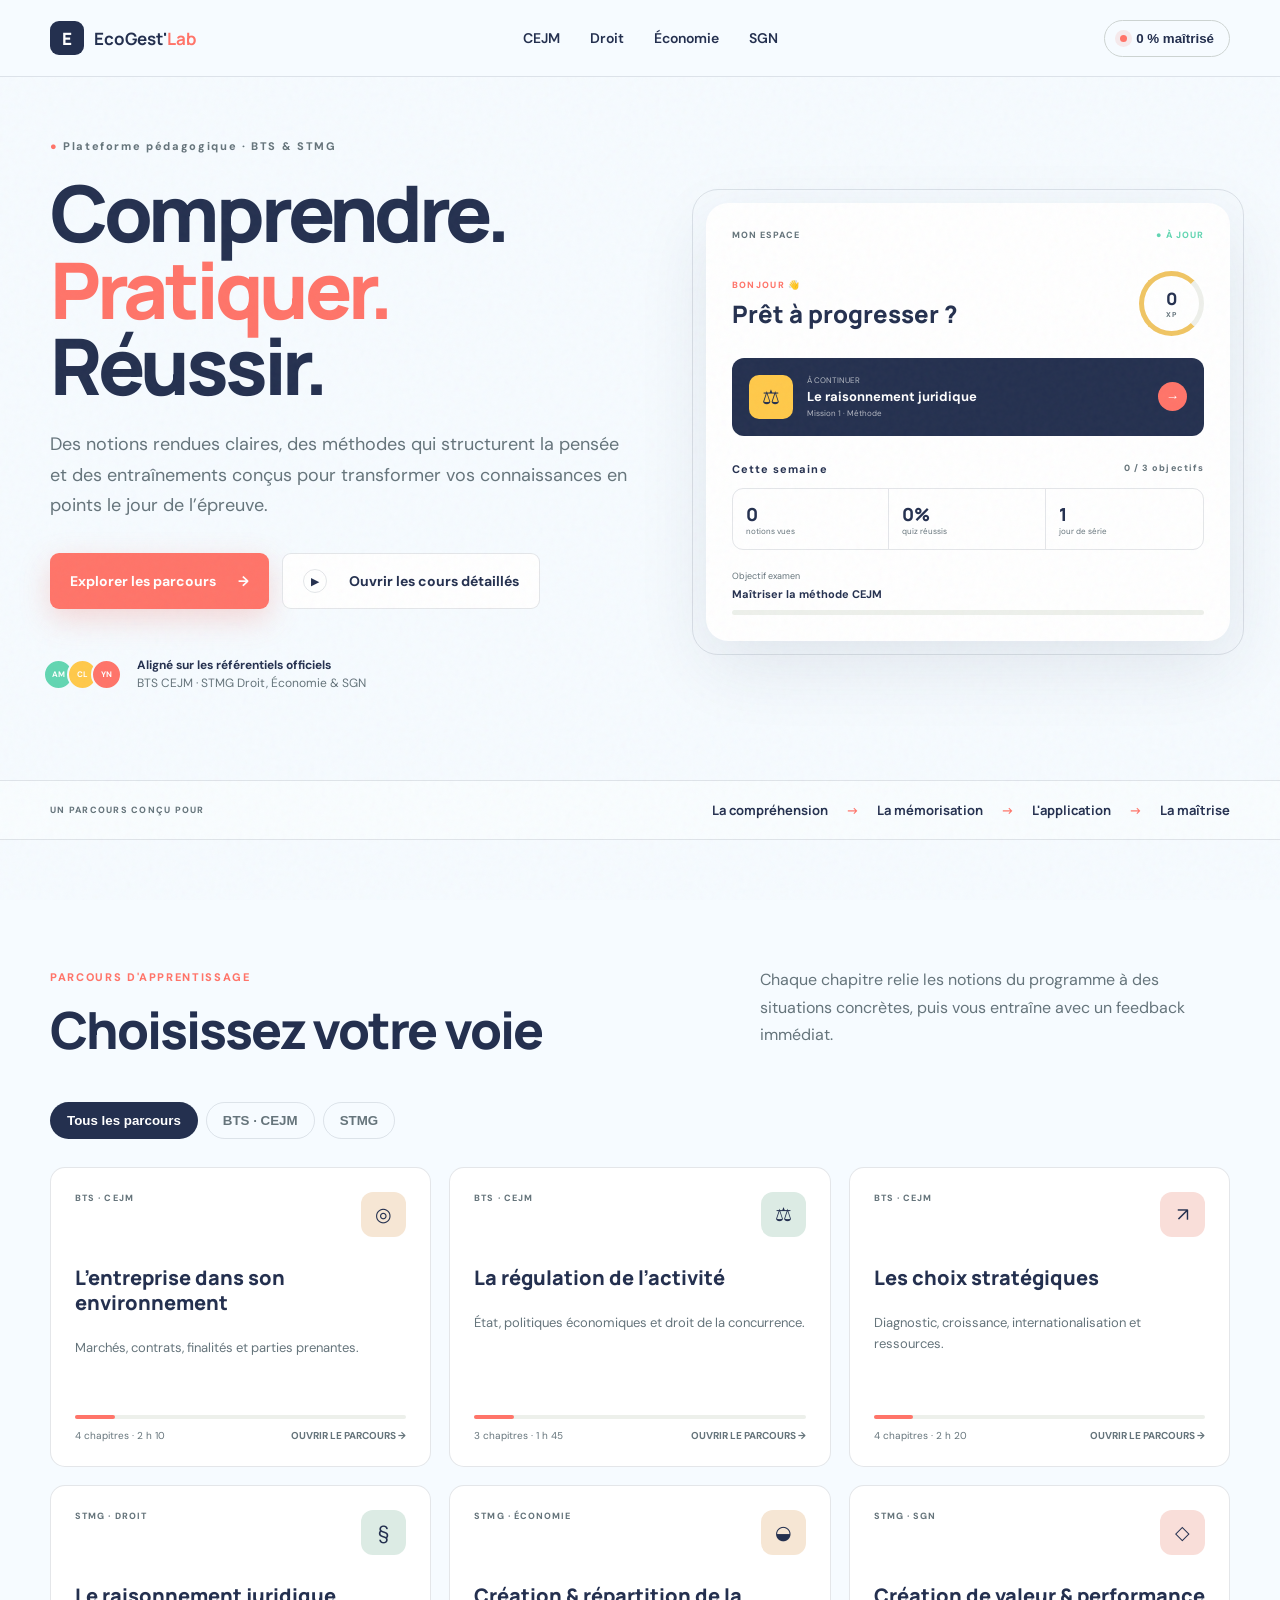
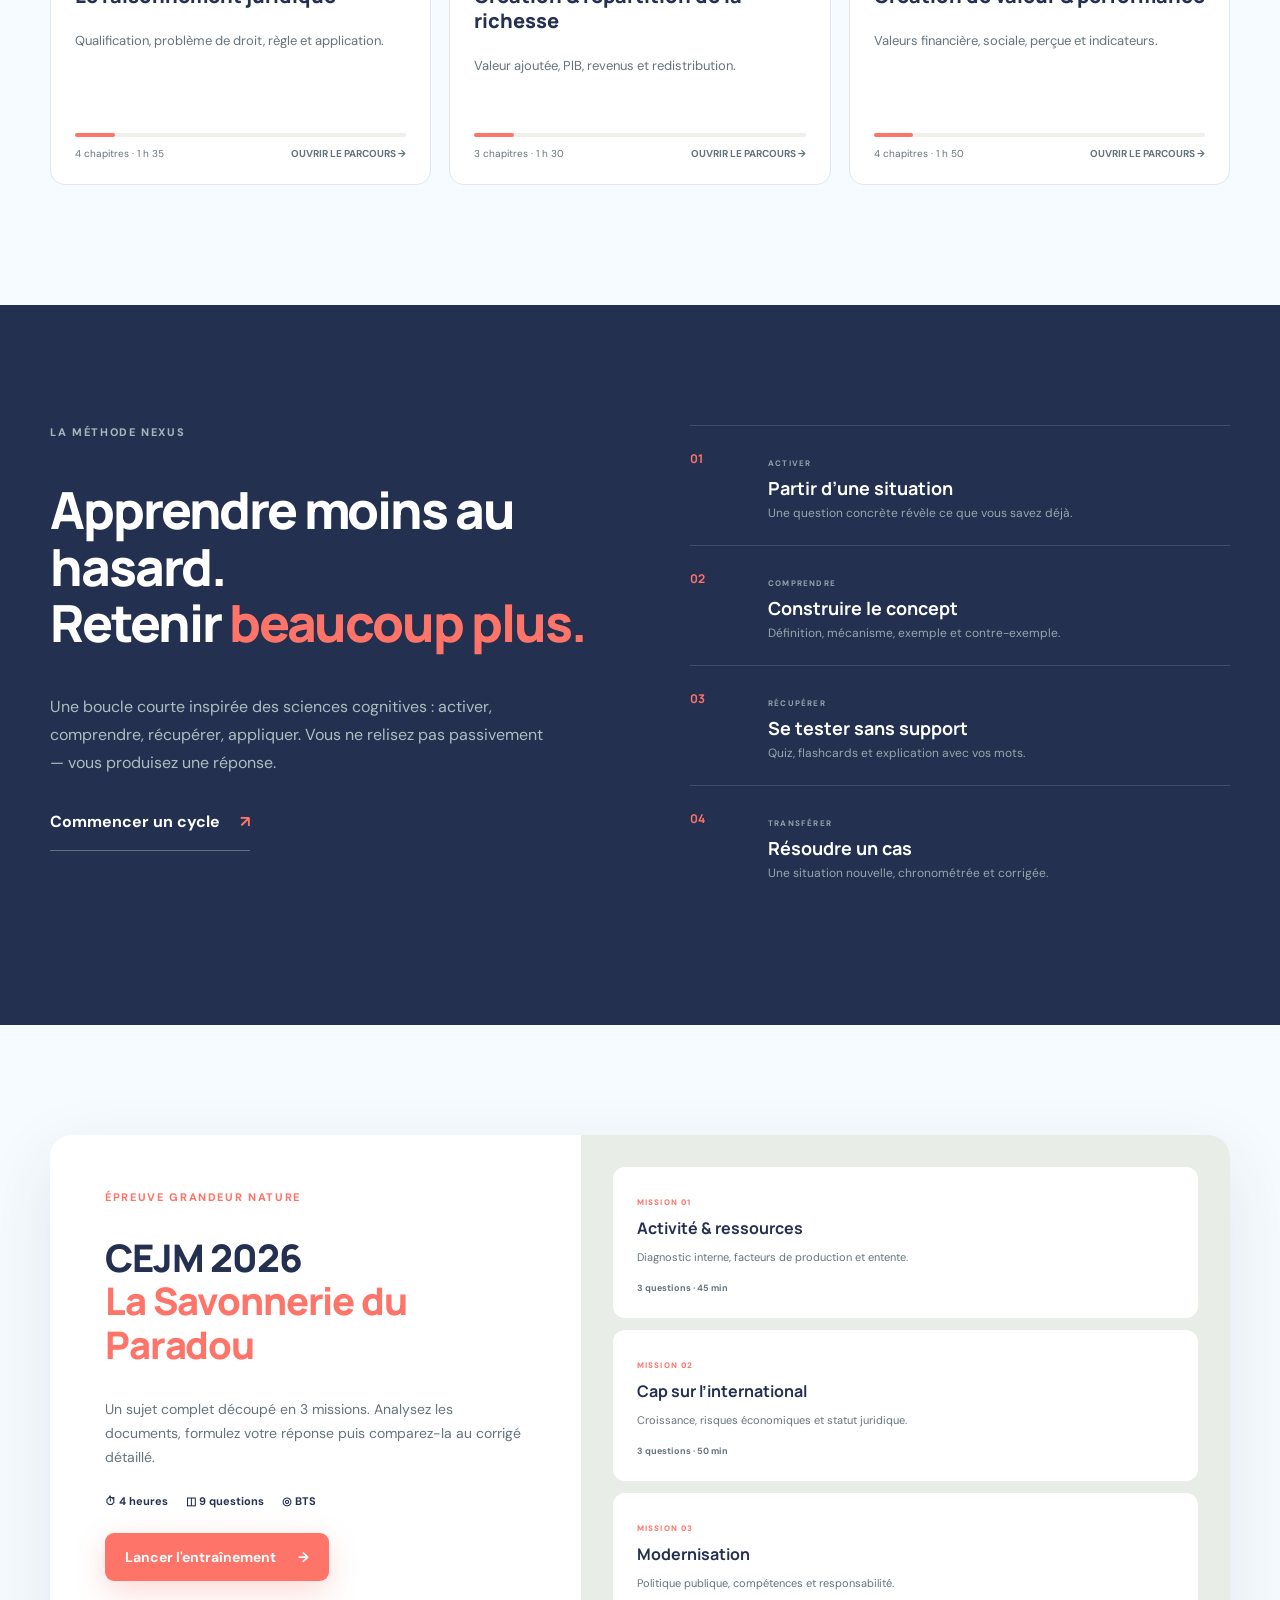
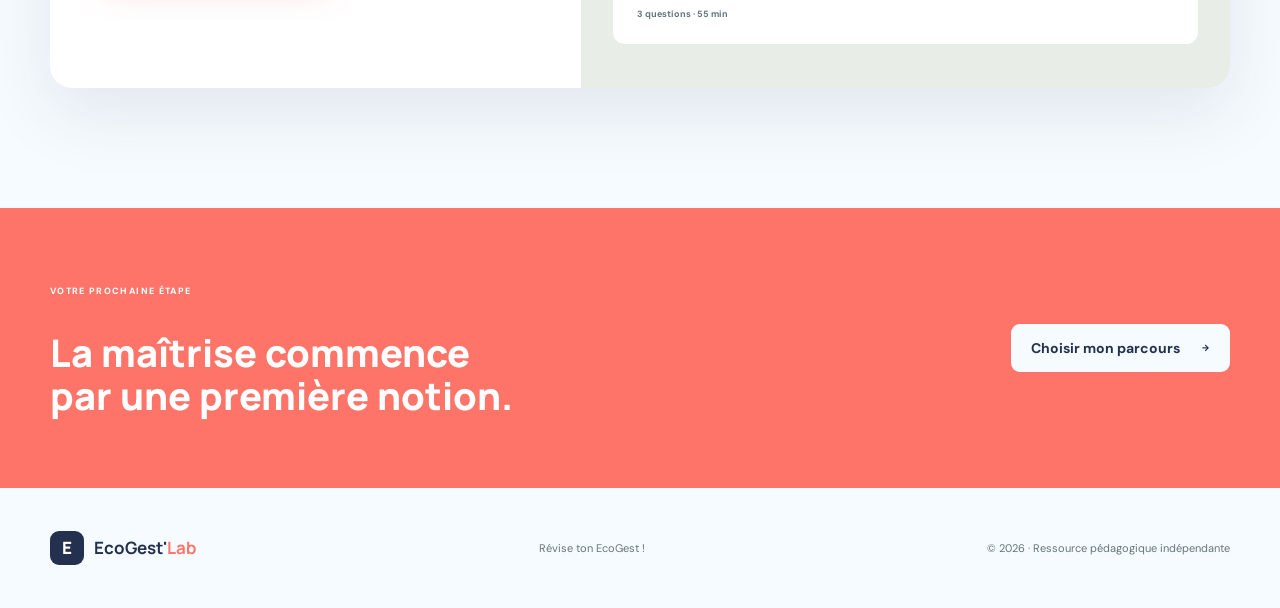
<file: index.html>
<!doctype html>
<html lang="fr">
  <head>
    <meta charset="UTF-8" />
    <meta name="viewport" content="width=device-width, initial-scale=1.0" />
    <meta name="description" content="EcoGest'Lab — Révise ton EcoGest ! Cours, méthodes et entraînements en CEJM et STMG." />
    <title>EcoGest'Lab — Révise ton EcoGest !</title>
    <link rel="icon" href="favicon.svg" type="image/svg+xml" />
    <link rel="preconnect" href="https://fonts.googleapis.com" />
    <link rel="preconnect" href="https://fonts.gstatic.com" crossorigin />
    <link
      href="https://fonts.googleapis.com/css2?family=DM+Sans:wght@400;500;600;700&family=Manrope:wght@600;700;800&display=swap"
      rel="stylesheet"
    />
    <link rel="stylesheet" href="styles.css" />
    <style>
      a.course-card {
        text-decoration: none;
        color: var(--ink);
      }
    </style>
  </head>
  <body>
    <div class="grain" aria-hidden="true"></div>
    <header class="nav-wrap">
      <nav class="nav container" aria-label="Navigation principale">
        <a class="brand" href="#accueil" aria-label="EcoGest'Lab, accueil"
          ><span class="brand-mark">E</span><span>EcoGest'<em>Lab</em></span></a
        >
        <div class="nav-links">
          <a href="cejm.html">CEJM</a><a href="droit.html">Droit</a><a href="economie.html">Économie</a
          ><a href="sgn.html">SGN</a>
        </div>
        <button class="progress-pill" id="progressButton">
          <span class="pulse"></span><span id="navProgress">0 % maîtrisé</span>
        </button>
        <button class="menu-button" id="menuButton" aria-label="Ouvrir le menu">☰</button>
      </nav>
    </header>

    <main>
      <section class="hero container" id="accueil">
        <div class="hero-copy">
          <div class="eyebrow"><span>●</span> Plateforme pédagogique · BTS & STMG</div>
          <h1>Comprendre.<br /><span>Pratiquer.</span> Réussir.</h1>
          <p>
            Des notions rendues claires, des méthodes qui structurent la pensée et des entraînements conçus pour
            transformer vos connaissances en points le jour de l’épreuve.
          </p>
          <div class="hero-actions">
            <a class="button primary" href="#parcours">Explorer les parcours <span>→</span></a>
            <a class="button ghost" href="cejm.html"><span class="play">▶</span> Ouvrir les cours détaillés</a>
          </div>
          <div class="hero-proof">
            <div class="avatars"><span>AM</span><span>CL</span><span>YN</span></div>
            <p><strong>Aligné sur les référentiels officiels</strong><br />BTS CEJM · STMG Droit, Économie & SGN</p>
          </div>
        </div>
        <div class="hero-dashboard">
          <div class="dashboard-top"><span>MON ESPACE</span><span class="live-dot">● À JOUR</span></div>
          <div class="welcome">
            <div>
              <small>BONJOUR 👋</small>
              <h2>Prêt à progresser ?</h2>
            </div>
            <div class="level-ring"><strong id="heroScore">0</strong><small>XP</small></div>
          </div>
          <div class="continue-card">
            <div class="course-icon amber">⚖</div>
            <div>
              <small>À CONTINUER</small><strong>Le raisonnement juridique</strong><span>Mission 1 · Méthode</span>
            </div>
            <button onclick="location.href = 'droit.html'" aria-label="Continuer vers le cours de droit">→</button>
          </div>
          <div class="week-head"><strong>Cette semaine</strong><span id="weekCount">0 / 3 objectifs</span></div>
          <div class="week-grid">
            <div><b id="lessonsStat">0</b><span>notions vues</span></div>
            <div><b id="quizStat">0%</b><span>quiz réussis</span></div>
            <div><b id="streakStat">1</b><span>jour de série</span></div>
          </div>
          <div class="mini-goal">
            <span>Objectif examen</span><strong>Maîtriser la méthode CEJM</strong>
            <div class="progress-line"><i id="goalBar"></i></div>
          </div>
        </div>
      </section>

      <section class="trust-strip">
        <div class="container">
          <span>UN PARCOURS CONÇU POUR</span>
          <div>La compréhension <b>→</b> La mémorisation <b>→</b> L'application <b>→</b> La maîtrise</div>
        </div>
      </section>

      <section class="section container" id="parcours">
        <div class="section-heading reveal">
          <div>
            <div class="eyebrow coral">PARCOURS D'APPRENTISSAGE</div>
            <h2>Choisissez votre voie</h2>
          </div>
          <p>
            Chaque chapitre relie les notions du programme à des situations concrètes, puis vous entraîne avec un
            feedback immédiat.
          </p>
        </div>
        <div class="filters" role="tablist">
          <button class="active" data-filter="all">Tous les parcours</button
          ><button data-filter="bts">BTS · CEJM</button><button data-filter="stmg">STMG</button>
        </div>
        <div class="course-grid" id="courseGrid"></div>
      </section>

      <section class="method-section" id="methode">
        <div class="container method-grid">
          <div class="method-copy reveal">
            <div class="eyebrow light">LA MÉTHODE NEXUS</div>
            <h2>Apprendre moins au hasard.<br />Retenir <span>beaucoup plus.</span></h2>
            <p>
              Une boucle courte inspirée des sciences cognitives : activer, comprendre, récupérer, appliquer. Vous ne
              relisez pas passivement — vous produisez une réponse.
            </p>
            <a href="#parcours" class="text-link">Commencer un cycle <span>↗</span></a>
          </div>
          <div class="steps reveal delay">
            <article>
              <b>01</b>
              <div>
                <span>ACTIVER</span>
                <h3>Partir d’une situation</h3>
                <p>Une question concrète révèle ce que vous savez déjà.</p>
              </div>
            </article>
            <article>
              <b>02</b>
              <div>
                <span>COMPRENDRE</span>
                <h3>Construire le concept</h3>
                <p>Définition, mécanisme, exemple et contre-exemple.</p>
              </div>
            </article>
            <article>
              <b>03</b>
              <div>
                <span>RÉCUPÉRER</span>
                <h3>Se tester sans support</h3>
                <p>Quiz, flashcards et explication avec vos mots.</p>
              </div>
            </article>
            <article>
              <b>04</b>
              <div>
                <span>TRANSFÉRER</span>
                <h3>Résoudre un cas</h3>
                <p>Une situation nouvelle, chronométrée et corrigée.</p>
              </div>
            </article>
          </div>
        </div>
      </section>

      <section class="section exam container" id="sujet">
        <div class="exam-card reveal">
          <div class="exam-intro">
            <div class="eyebrow coral">ÉPREUVE GRANDEUR NATURE</div>
            <h2>CEJM 2026<br /><span>La Savonnerie du Paradou</span></h2>
            <p>
              Un sujet complet découpé en 3 missions. Analysez les documents, formulez votre réponse puis comparez-la au
              corrigé détaillé.
            </p>
            <div class="exam-meta"><span>⏱ 4 heures</span><span>◫ 9 questions</span><span>◎ BTS</span></div>
            <button class="button primary" id="startExam">Lancer l'entraînement <span>→</span></button>
          </div>
          <div class="mission-list">
            <article>
              <span>MISSION 01</span>
              <h3>Activité & ressources</h3>
              <p>Diagnostic interne, facteurs de production et entente.</p>
              <b>3 questions · 45 min</b>
            </article>
            <article>
              <span>MISSION 02</span>
              <h3>Cap sur l’international</h3>
              <p>Croissance, risques économiques et statut juridique.</p>
              <b>3 questions · 50 min</b>
            </article>
            <article>
              <span>MISSION 03</span>
              <h3>Modernisation</h3>
              <p>Politique publique, compétences et responsabilité.</p>
              <b>3 questions · 55 min</b>
            </article>
          </div>
        </div>
      </section>

      <section class="cta">
        <div class="container">
          <div>
            <span>VOTRE PROCHAINE ÉTAPE</span>
            <h2>La maîtrise commence<br />par une première notion.</h2>
          </div>
          <a href="#parcours" class="button ivory">Choisir mon parcours <span>→</span></a>
        </div>
      </section>
    </main>

    <footer class="container">
      <a class="brand" href="#accueil"
        ><span class="brand-mark">E</span><span>EcoGest'<em>Lab</em></span></a
      >
      <p>Révise ton EcoGest !</p>
      <span>© 2026 · Ressource pédagogique indépendante</span>
    </footer>

    <div class="modal" id="courseModal" aria-hidden="true">
      <div class="modal-backdrop" data-close></div>
      <div class="modal-panel" role="dialog" aria-modal="true" aria-labelledby="modalTitle">
        <button class="modal-close" data-close aria-label="Fermer">×</button>
        <div id="courseContent"></div>
      </div>
    </div>
    <div class="toast" id="toast" role="status"></div>
    <script src="app.js"></script>
  </body>
</html>
</file>
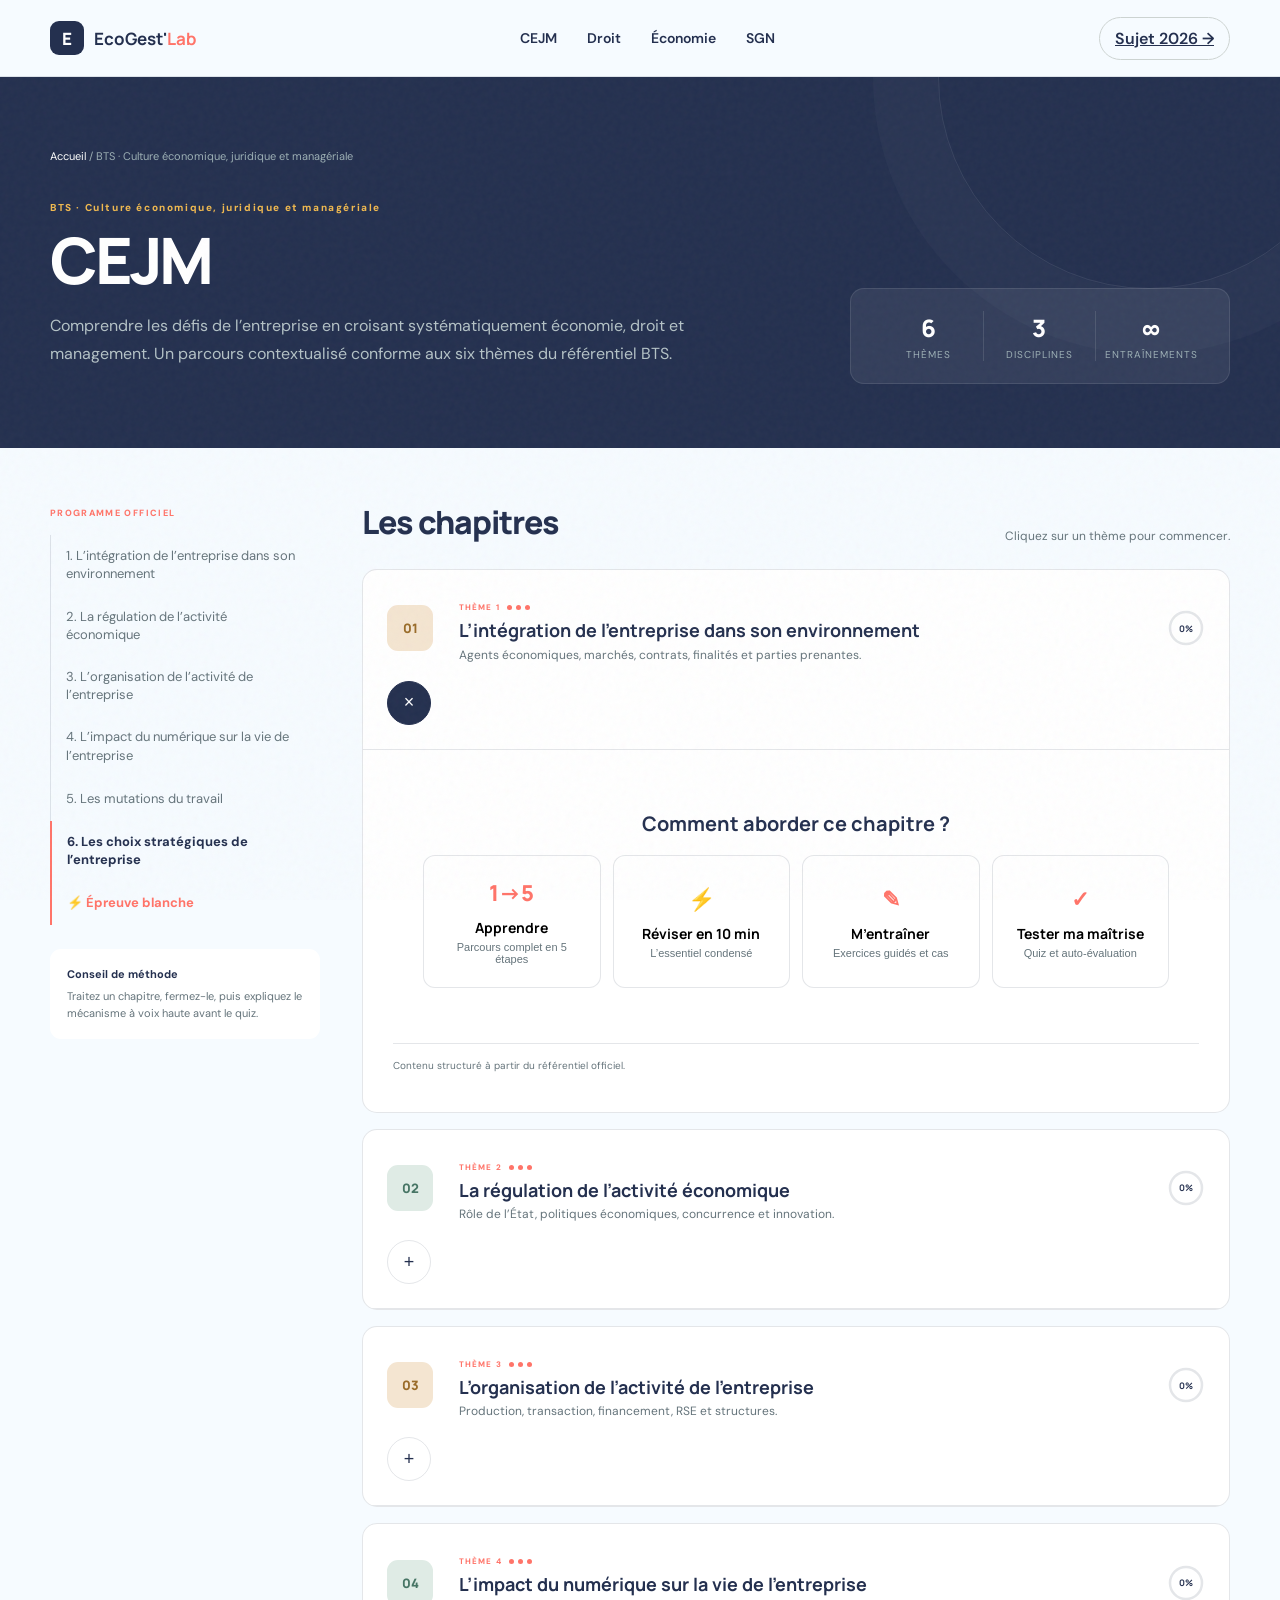
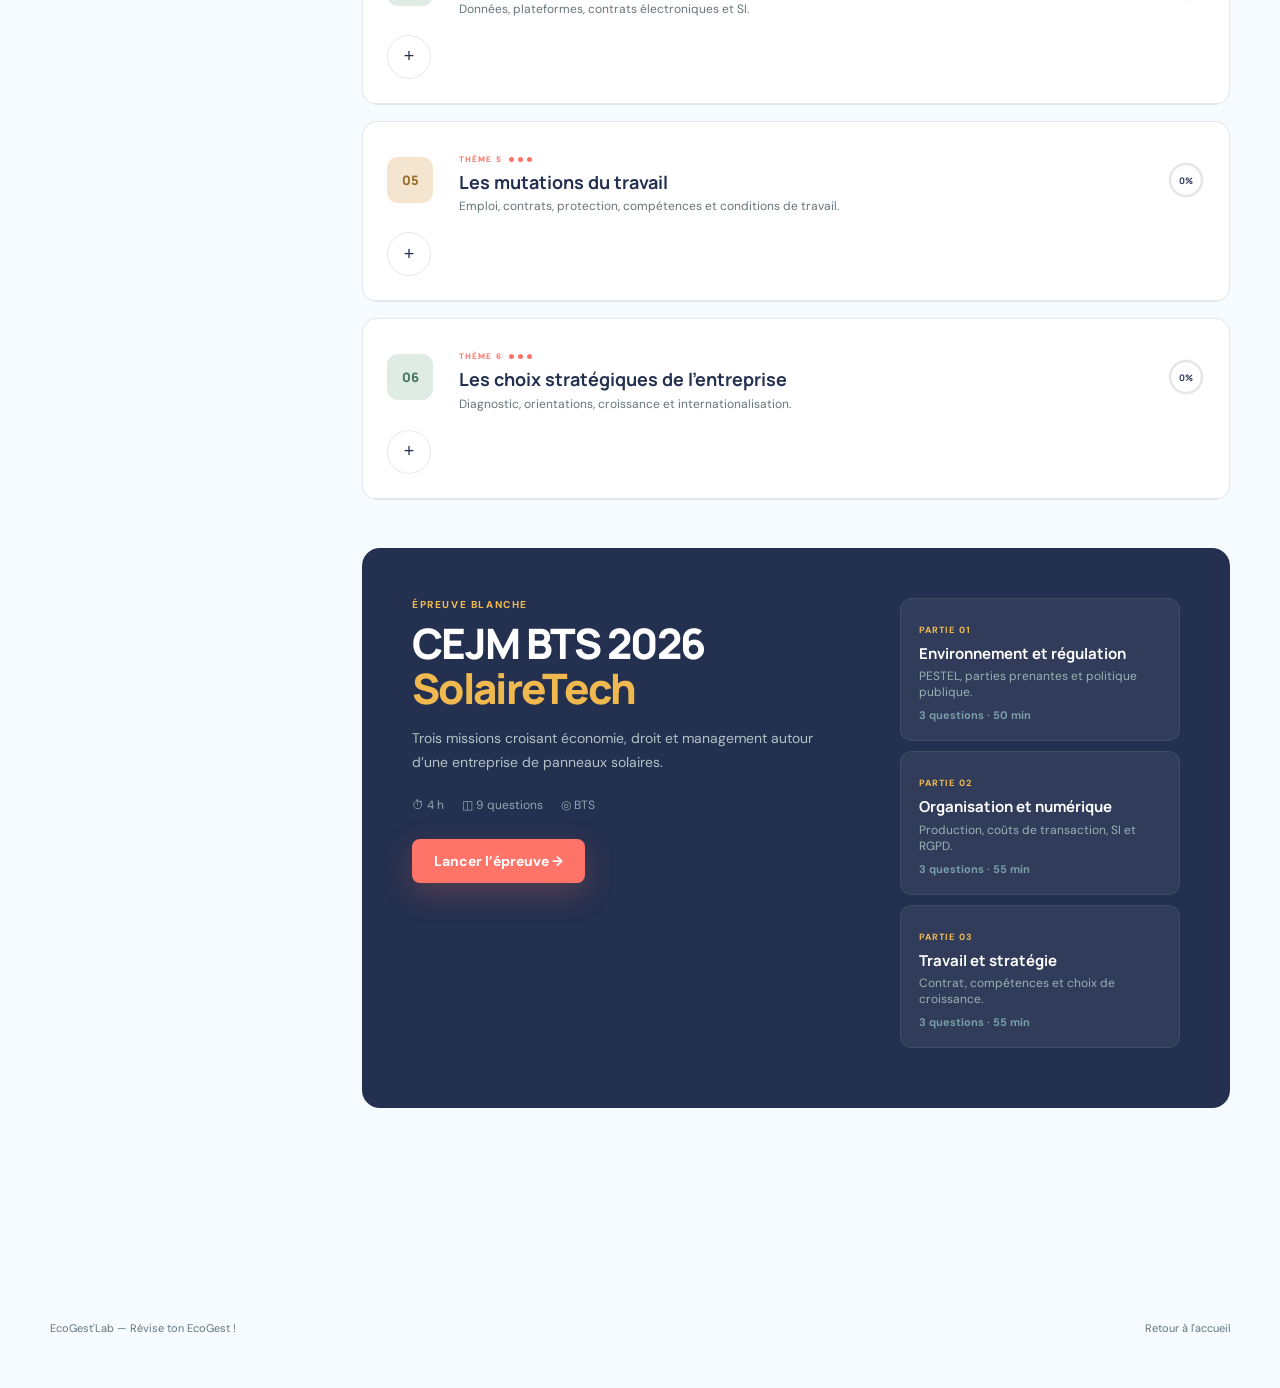
<file: cejm.html>
<!doctype html>
<html lang="fr">
  <head>
    <meta charset="UTF-8" />
    <meta name="viewport" content="width=device-width,initial-scale=1" />
    <meta name="description" content="Cours de CEJM pour BTS — 6 thèmes du référentiel, quiz, exercices et études de cas." />
    <title>CEJM — EcoGest'Lab</title>
    <link rel="icon" href="favicon.svg" type="image/svg+xml" />
    <link rel="preconnect" href="https://fonts.googleapis.com" />
    <link rel="preconnect" href="https://fonts.gstatic.com" crossorigin />
    <link
      href="https://fonts.googleapis.com/css2?family=DM+Sans:wght@400;500;600;700&family=Manrope:wght@600;700;800&display=swap"
      rel="stylesheet"
    />
    <link rel="stylesheet" href="styles.css" />
    <link rel="stylesheet" href="discipline.css?v=20260822-2" />
  </head>
  <body class="subject-body" data-subject="cejm">
    <header class="nav-wrap">
      <nav class="nav container" aria-label="Navigation principale">
        <a class="brand" href="index.html"
          ><span class="brand-mark">E</span><span>EcoGest'<em>Lab</em></span></a
        >
        <div class="nav-links">
          <a href="cejm.html">CEJM</a><a href="droit.html">Droit</a><a href="economie.html">Économie</a
          ><a href="sgn.html">SGN</a>
        </div>
        <a class="progress-pill" href="index.html#sujet">Sujet 2026 →</a>
        <button class="menu-button" id="menuButton" aria-label="Ouvrir le menu">☰</button>
      </nav>
    </header>
    <div class="grain" aria-hidden="true"></div>
    <main>
      <section class="subject-hero">
        <div class="container">
          <div class="breadcrumbs"><a href="index.html">Accueil</a> / <span id="subjectLabel"></span></div>
          <div class="subject-hero-grid">
            <div>
              <div class="subject-kicker" id="subjectLabel"></div>
              <h1 id="subjectTitle"></h1>
              <p id="subjectIntro"></p>
            </div>
            <div class="subject-stats">
              <div><b id="themeCount"></b><span>THÈMES</span></div>
              <div><b>3</b><span>DISCIPLINES</span></div>
              <div><b>∞</b><span>ENTRAÎNEMENTS</span></div>
            </div>
          </div>
        </div>
      </section>
      <div class="subject-layout container">
        <aside class="subject-sidebar">
          <span>PROGRAMME OFFICIEL</span>
          <nav class="chapter-nav" id="chapterNav"></nav>
          <div class="sidebar-box">
            <strong>Conseil de méthode</strong>Traitez un chapitre, fermez-le, puis expliquez le mécanisme à voix haute
            avant le quiz.
          </div>
        </aside>
        <section>
          <div class="content-intro">
            <h2>Les chapitres</h2>
            <p>Cliquez sur un thème pour commencer.</p>
          </div>
          <div id="chapters"></div>
        </section>
      </div>
    </main>
    <footer class="container" style="height:120px;display:flex;align-items:center;justify-content:space-between;font-size:11px;color:var(--muted)">
      <span>EcoGest'Lab — Révise ton EcoGest !</span>
      <a href="index.html" style="color:var(--muted);text-decoration:none">Retour à l'accueil</a>
    </footer>
    <button class="back-to-top" id="backToTop" aria-label="Retour en haut">↑</button>
    <script src="discipline.js?v=20260822-2"></script>
  </body>
</html>
</file>
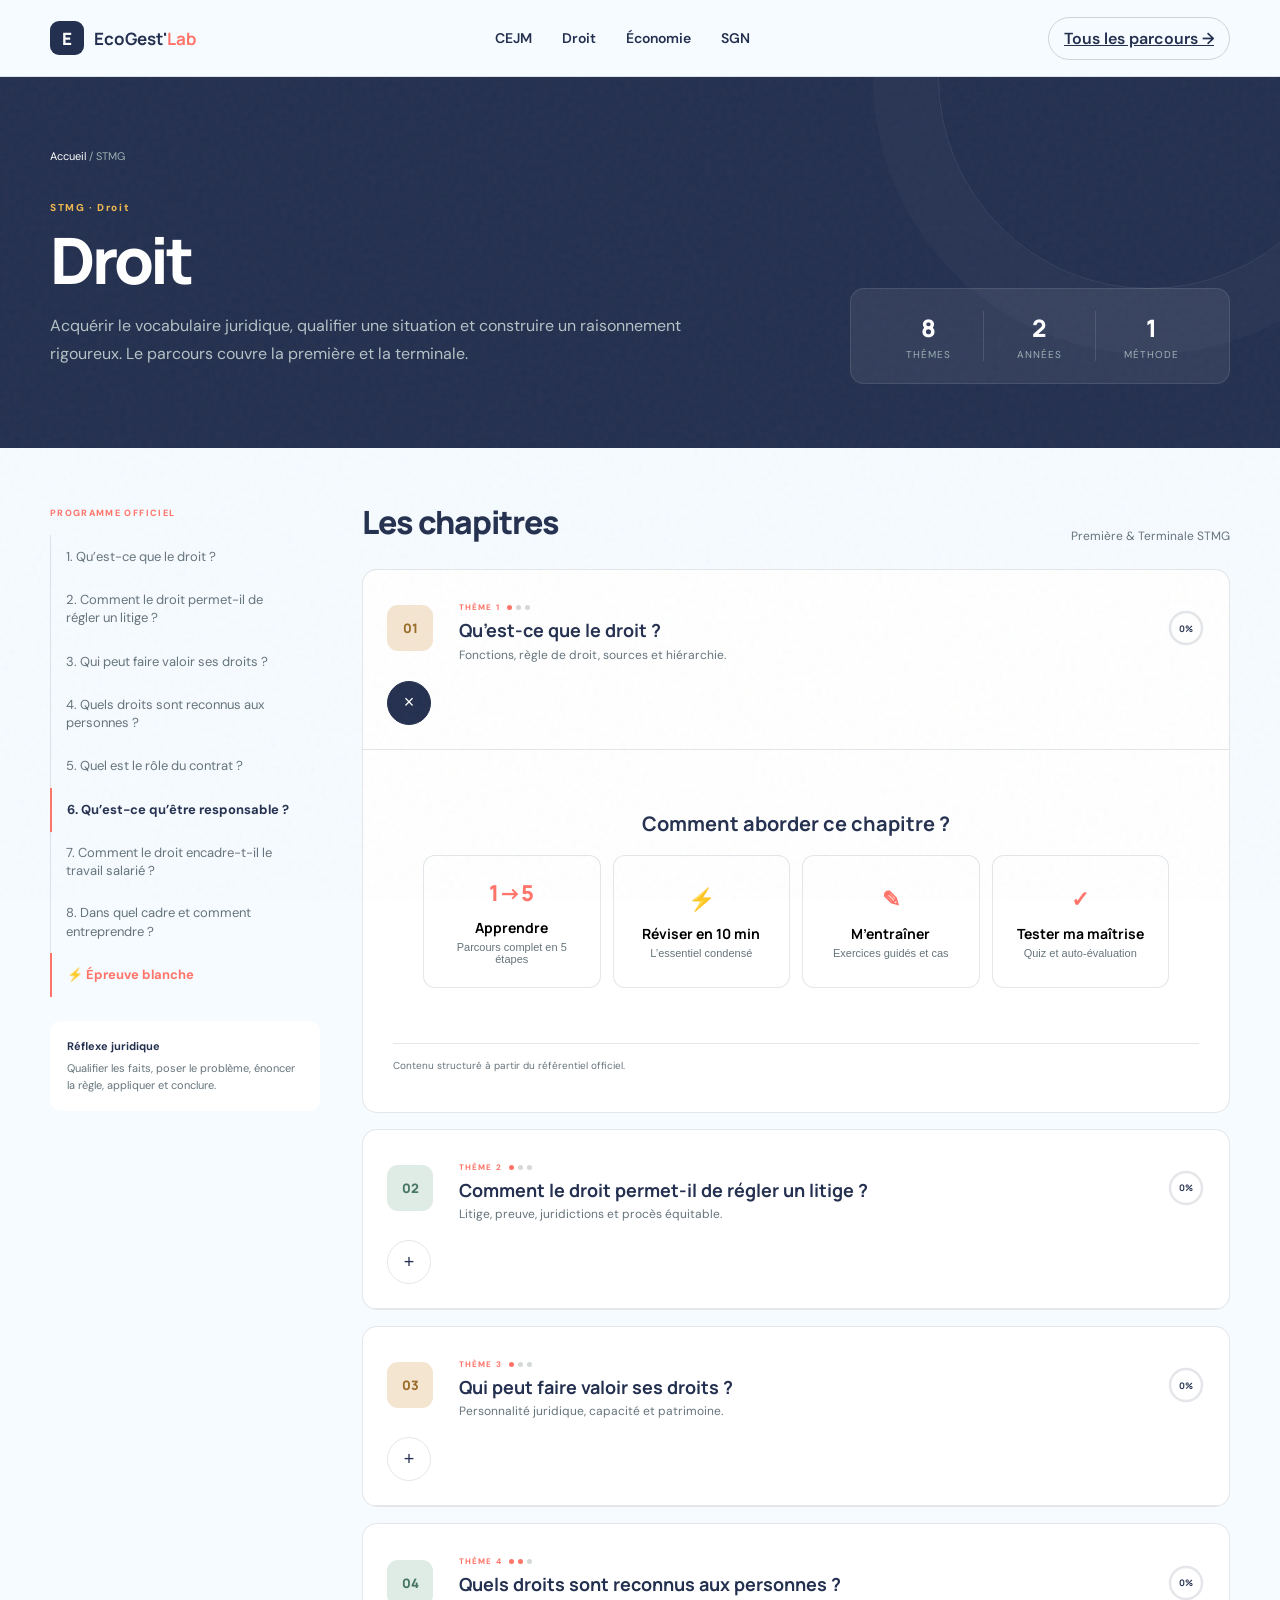
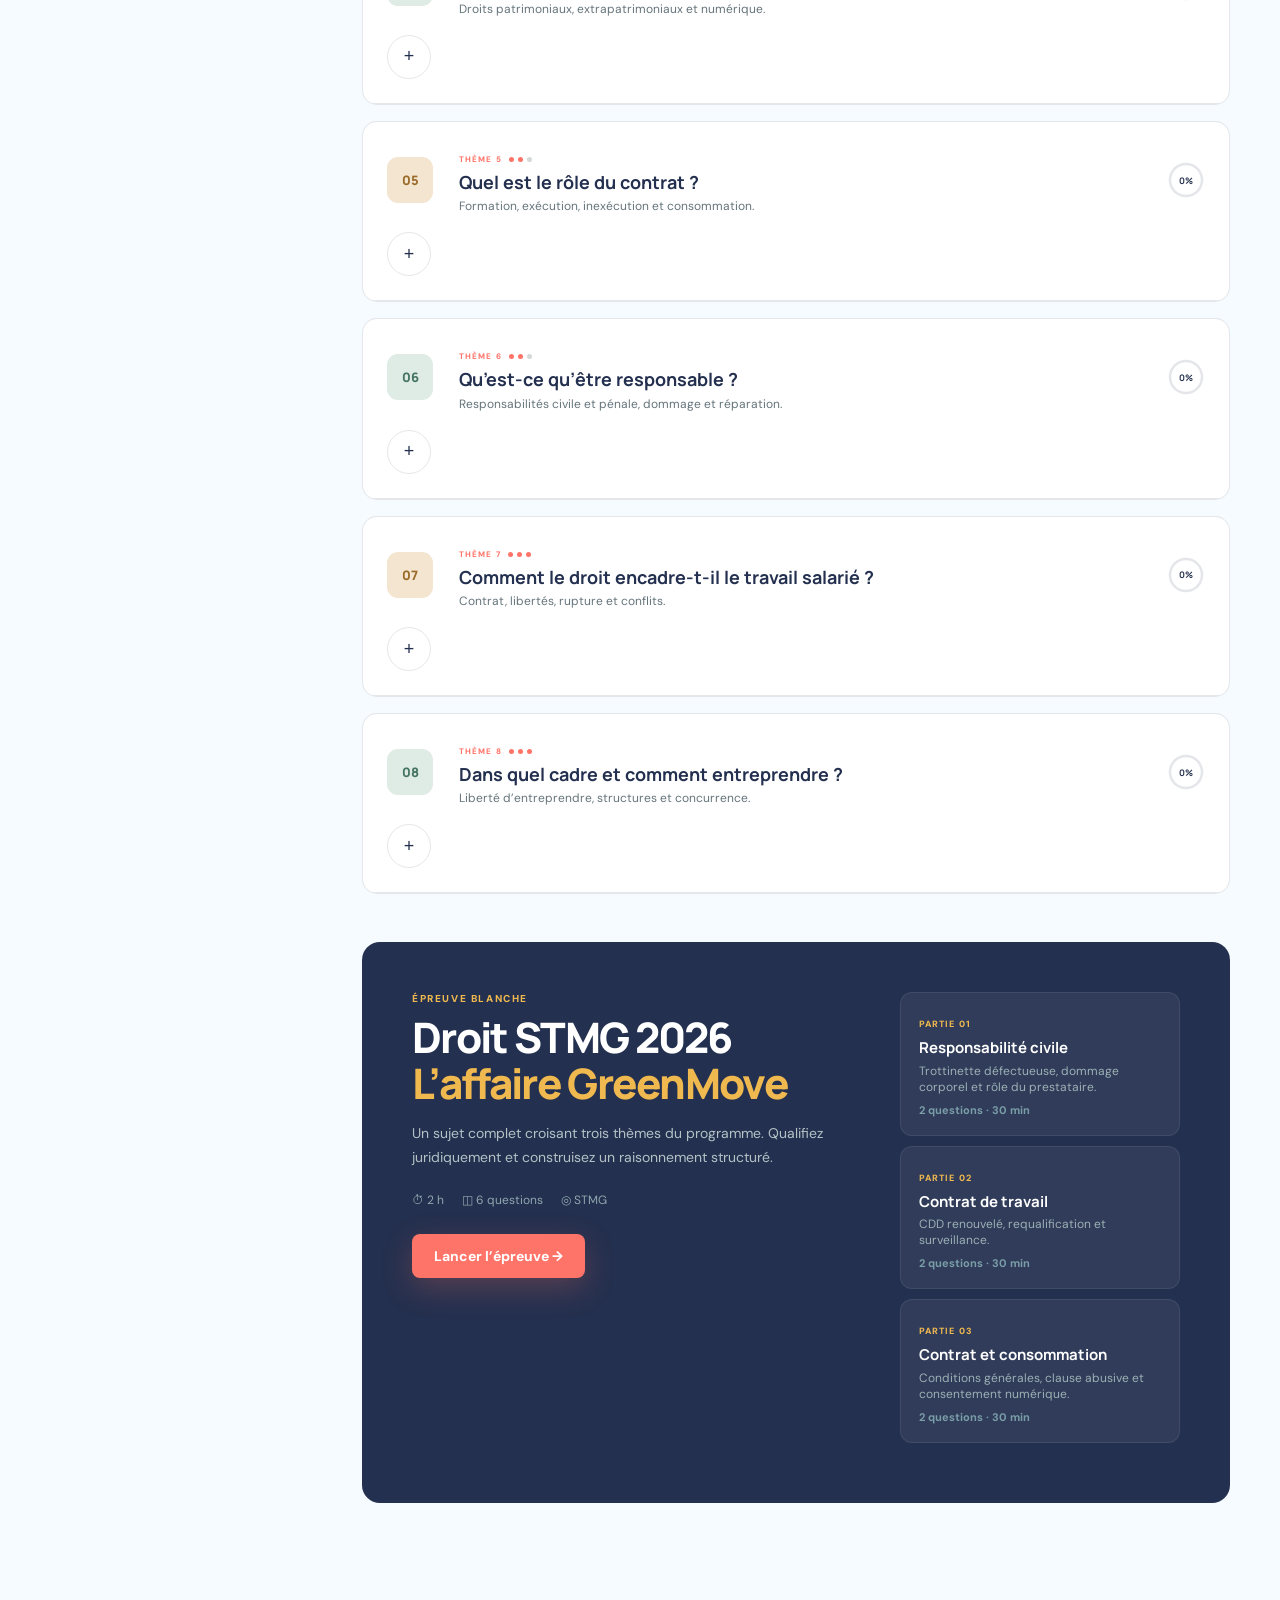
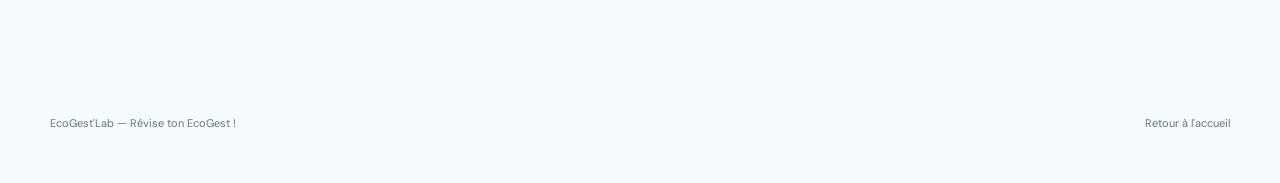
<file: droit.html>
<!doctype html>
<html lang="fr">
  <head>
    <meta charset="UTF-8" />
    <meta name="viewport" content="width=device-width,initial-scale=1" />
    <meta name="description" content="Cours de Droit STMG — 8 thèmes de première et terminale, méthode juridique, quiz et études de cas." />
    <title>Droit — EcoGest'Lab</title>
    <link rel="icon" href="favicon.svg" type="image/svg+xml" />
    <link rel="preconnect" href="https://fonts.googleapis.com" />
    <link rel="preconnect" href="https://fonts.gstatic.com" crossorigin />
    <link
      href="https://fonts.googleapis.com/css2?family=DM+Sans:wght@400;500;600;700&family=Manrope:wght@600;700;800&display=swap"
      rel="stylesheet"
    />
    <link rel="stylesheet" href="styles.css" />
    <link rel="stylesheet" href="discipline.css?v=20260822-2" />
  </head>
  <body class="subject-body" data-subject="droit">
    <header class="nav-wrap">
      <nav class="nav container" aria-label="Navigation principale">
        <a class="brand" href="index.html"
          ><span class="brand-mark">E</span><span>EcoGest'<em>Lab</em></span></a
        >
        <div class="nav-links">
          <a href="cejm.html">CEJM</a><a href="droit.html">Droit</a><a href="economie.html">Économie</a
          ><a href="sgn.html">SGN</a>
        </div>
        <a class="progress-pill" href="index.html#parcours">Tous les parcours →</a>
        <button class="menu-button" id="menuButton" aria-label="Ouvrir le menu">☰</button>
      </nav>
    </header>
    <div class="grain" aria-hidden="true"></div>
    <main>
      <section class="subject-hero">
        <div class="container">
          <div class="breadcrumbs"><a href="index.html">Accueil</a> / STMG</div>
          <div class="subject-hero-grid">
            <div>
              <div class="subject-kicker" id="subjectLabel"></div>
              <h1 id="subjectTitle"></h1>
              <p id="subjectIntro"></p>
            </div>
            <div class="subject-stats">
              <div><b id="themeCount"></b><span>THÈMES</span></div>
              <div><b>2</b><span>ANNÉES</span></div>
              <div><b>1</b><span>MÉTHODE</span></div>
            </div>
          </div>
        </div>
      </section>
      <div class="subject-layout container">
        <aside class="subject-sidebar">
          <span>PROGRAMME OFFICIEL</span>
          <nav class="chapter-nav" id="chapterNav"></nav>
          <div class="sidebar-box">
            <strong>Réflexe juridique</strong>Qualifier les faits, poser le problème, énoncer la règle, appliquer et
            conclure.
          </div>
        </aside>
        <section>
          <div class="content-intro">
            <h2>Les chapitres</h2>
            <p>Première & Terminale STMG</p>
          </div>
          <div id="chapters"></div>
        </section>
      </div>
    </main>
    <footer class="container" style="height:120px;display:flex;align-items:center;justify-content:space-between;font-size:11px;color:var(--muted)">
      <span>EcoGest'Lab — Révise ton EcoGest !</span>
      <a href="index.html" style="color:var(--muted);text-decoration:none">Retour à l'accueil</a>
    </footer>
    <button class="back-to-top" id="backToTop" aria-label="Retour en haut">↑</button>
    <script src="discipline.js?v=20260822-2"></script>
  </body>
</html>
</file>
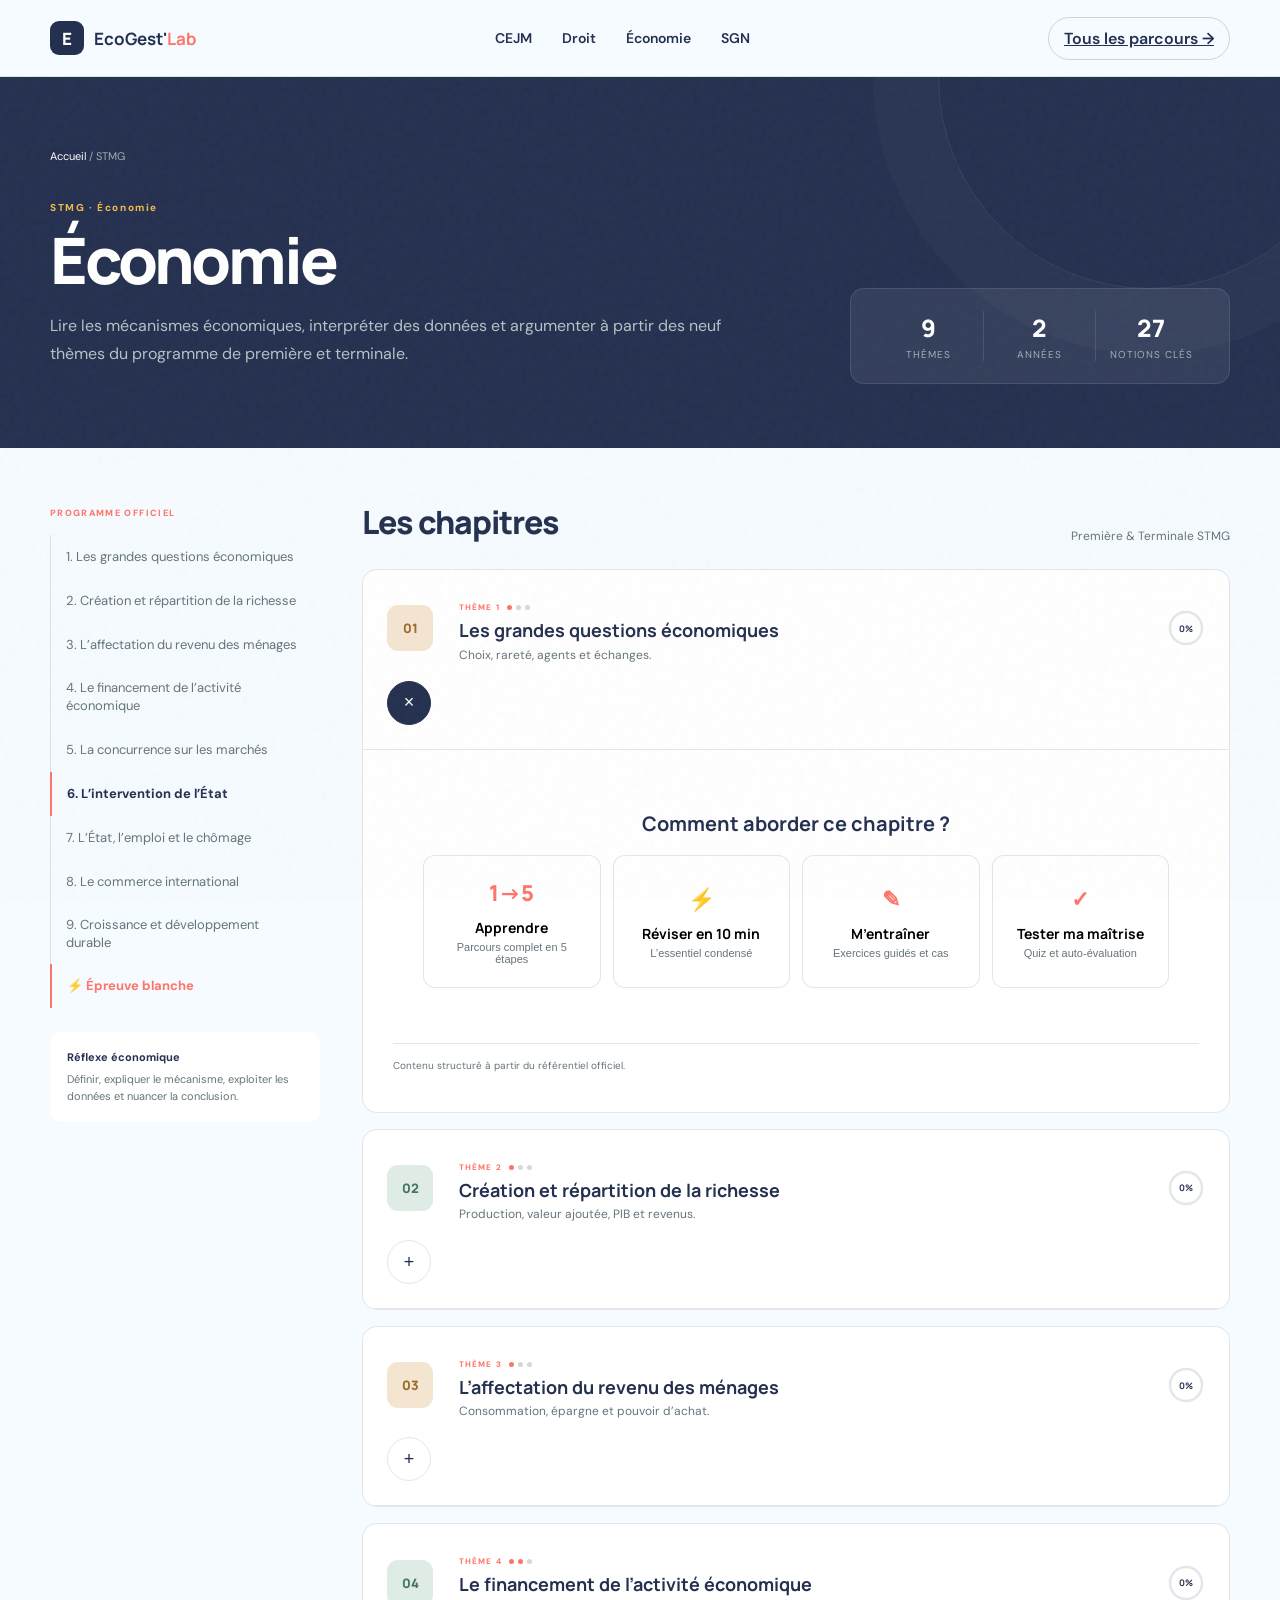
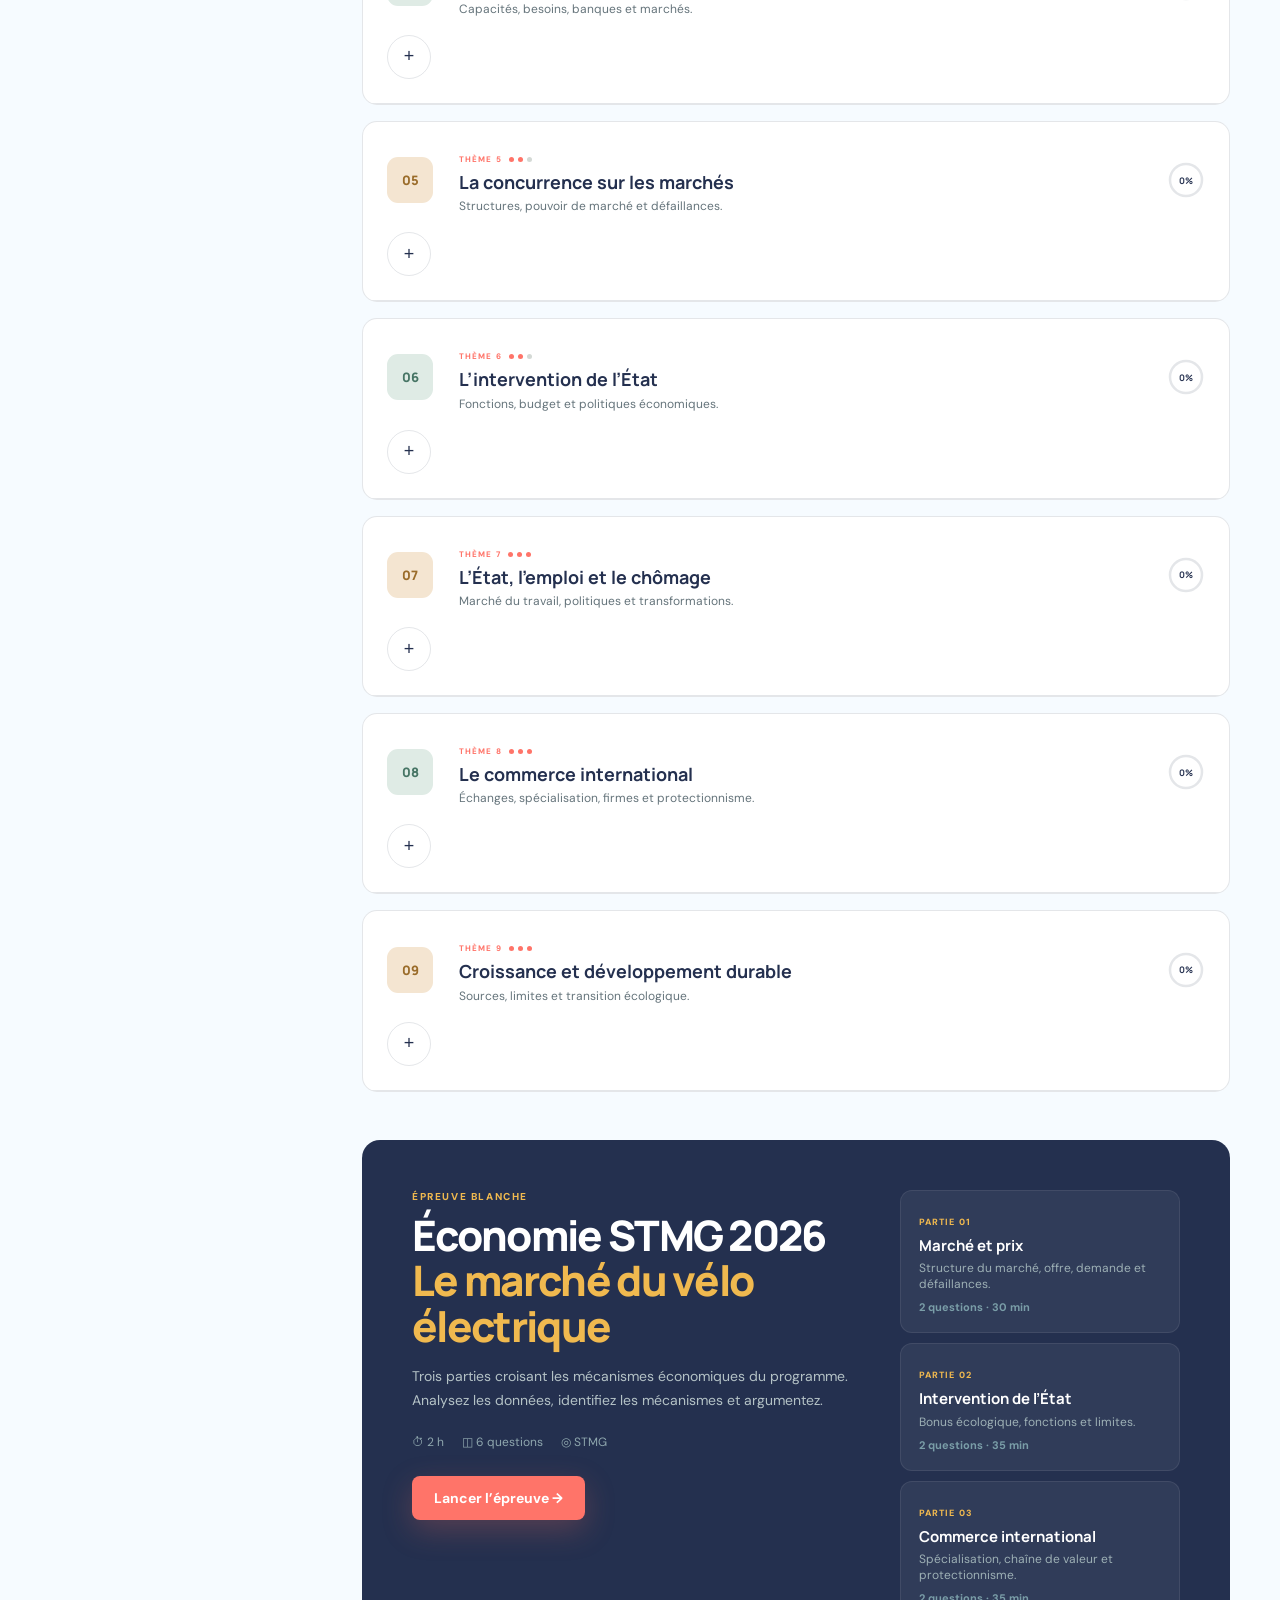
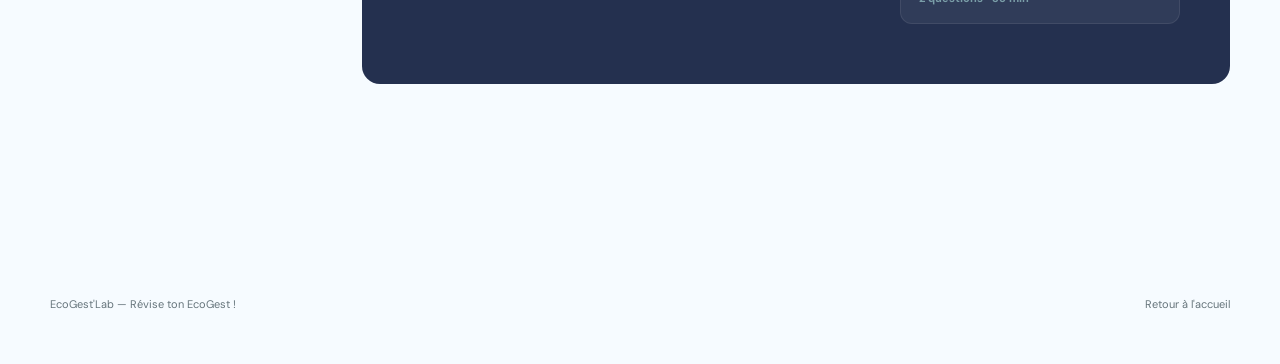
<file: economie.html>
<!doctype html>
<html lang="fr">
  <head>
    <meta charset="UTF-8" />
    <meta name="viewport" content="width=device-width,initial-scale=1" />
    <meta name="description" content="Cours d'Économie STMG — 9 thèmes de première et terminale, mécanismes économiques, quiz et études de cas." />
    <title>Économie — EcoGest'Lab</title>
    <link rel="icon" href="favicon.svg" type="image/svg+xml" />
    <link rel="preconnect" href="https://fonts.googleapis.com" />
    <link rel="preconnect" href="https://fonts.gstatic.com" crossorigin />
    <link
      href="https://fonts.googleapis.com/css2?family=DM+Sans:wght@400;500;600;700&family=Manrope:wght@600;700;800&display=swap"
      rel="stylesheet"
    />
    <link rel="stylesheet" href="styles.css" />
    <link rel="stylesheet" href="discipline.css?v=20260822-2" />
  </head>
  <body class="subject-body" data-subject="economie">
    <header class="nav-wrap">
      <nav class="nav container" aria-label="Navigation principale">
        <a class="brand" href="index.html"
          ><span class="brand-mark">E</span><span>EcoGest'<em>Lab</em></span></a
        >
        <div class="nav-links">
          <a href="cejm.html">CEJM</a><a href="droit.html">Droit</a><a href="economie.html">Économie</a
          ><a href="sgn.html">SGN</a>
        </div>
        <a class="progress-pill" href="index.html#parcours">Tous les parcours →</a>
        <button class="menu-button" id="menuButton" aria-label="Ouvrir le menu">☰</button>
      </nav>
    </header>
    <div class="grain" aria-hidden="true"></div>
    <main>
      <section class="subject-hero">
        <div class="container">
          <div class="breadcrumbs"><a href="index.html">Accueil</a> / STMG</div>
          <div class="subject-hero-grid">
            <div>
              <div class="subject-kicker" id="subjectLabel"></div>
              <h1 id="subjectTitle"></h1>
              <p id="subjectIntro"></p>
            </div>
            <div class="subject-stats">
              <div><b id="themeCount"></b><span>THÈMES</span></div>
              <div><b>2</b><span>ANNÉES</span></div>
              <div><b>27</b><span>NOTIONS CLÉS</span></div>
            </div>
          </div>
        </div>
      </section>
      <div class="subject-layout container">
        <aside class="subject-sidebar">
          <span>PROGRAMME OFFICIEL</span>
          <nav class="chapter-nav" id="chapterNav"></nav>
          <div class="sidebar-box">
            <strong>Réflexe économique</strong>Définir, expliquer le mécanisme, exploiter les données et nuancer la
            conclusion.
          </div>
        </aside>
        <section>
          <div class="content-intro">
            <h2>Les chapitres</h2>
            <p>Première & Terminale STMG</p>
          </div>
          <div id="chapters"></div>
        </section>
      </div>
    </main>
    <footer class="container" style="height:120px;display:flex;align-items:center;justify-content:space-between;font-size:11px;color:var(--muted)">
      <span>EcoGest'Lab — Révise ton EcoGest !</span>
      <a href="index.html" style="color:var(--muted);text-decoration:none">Retour à l'accueil</a>
    </footer>
    <button class="back-to-top" id="backToTop" aria-label="Retour en haut">↑</button>
    <script src="discipline.js?v=20260822-2"></script>
  </body>
</html>
</file>
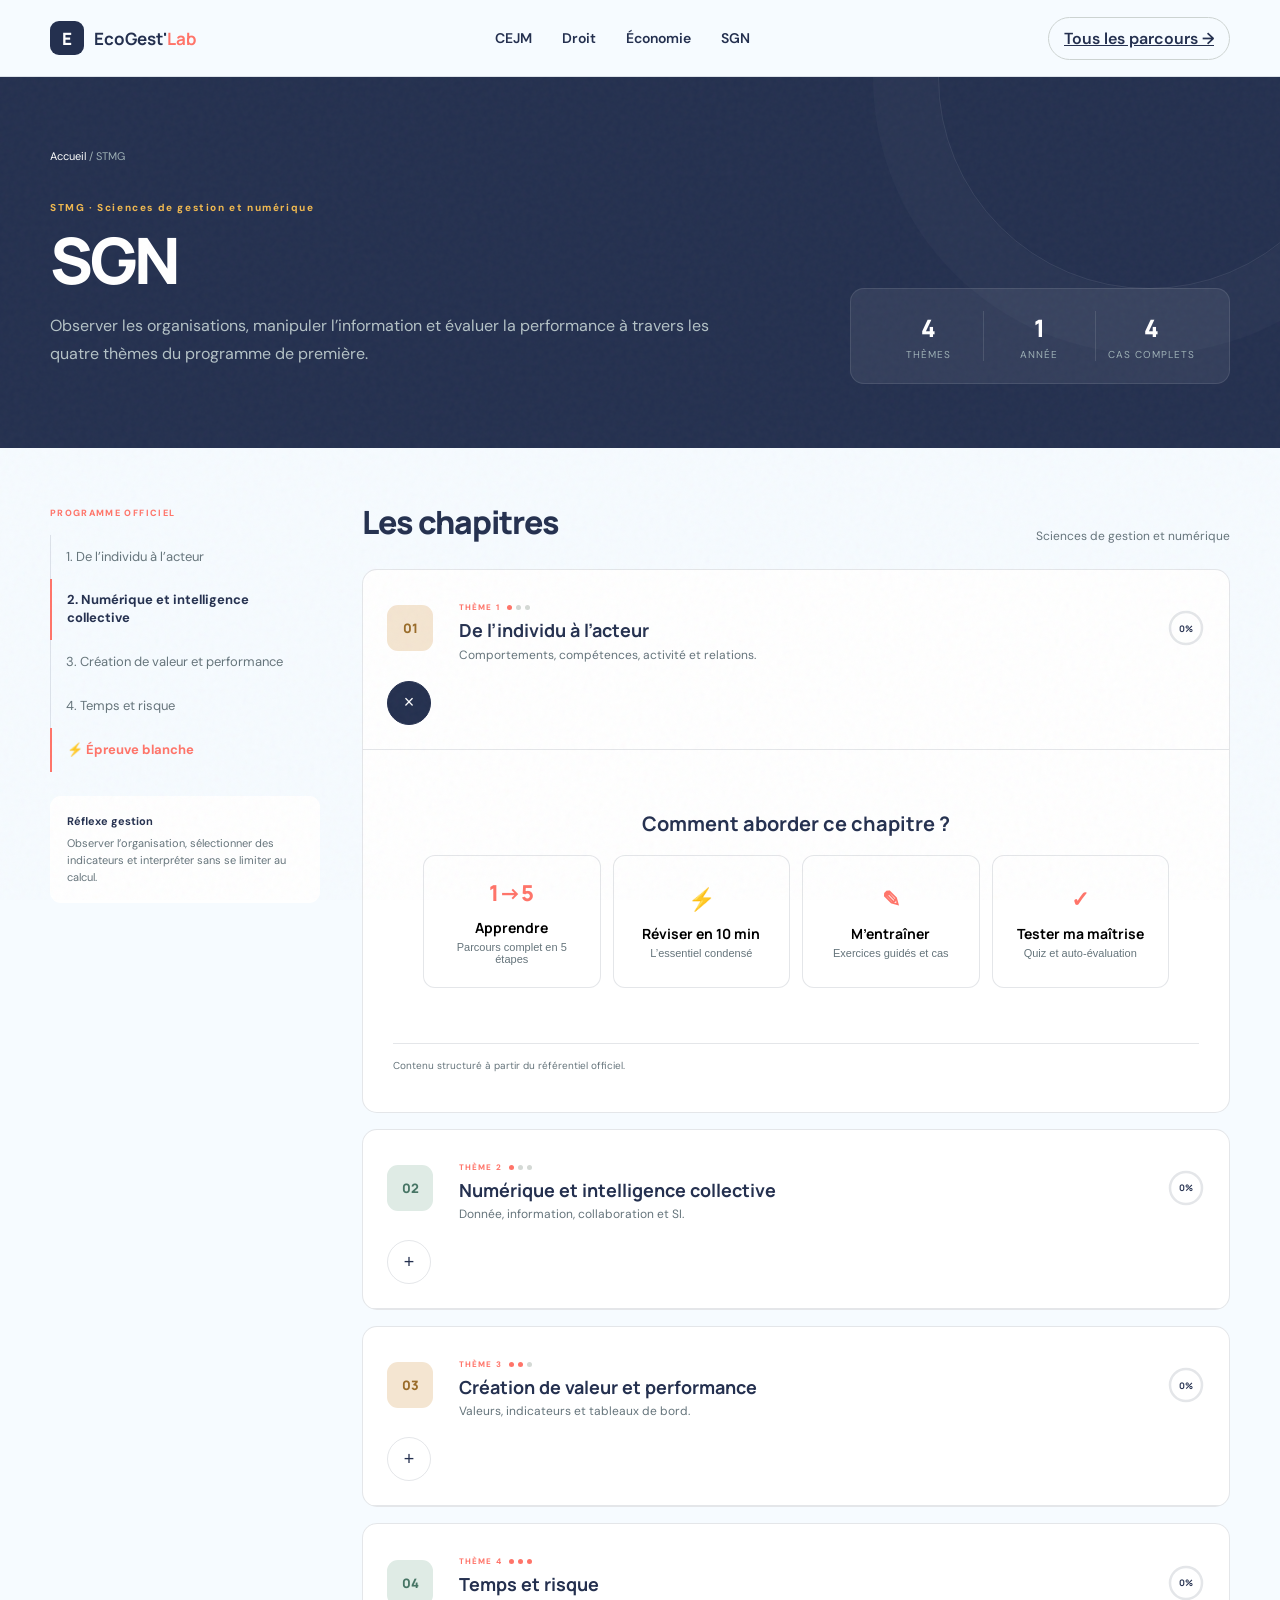
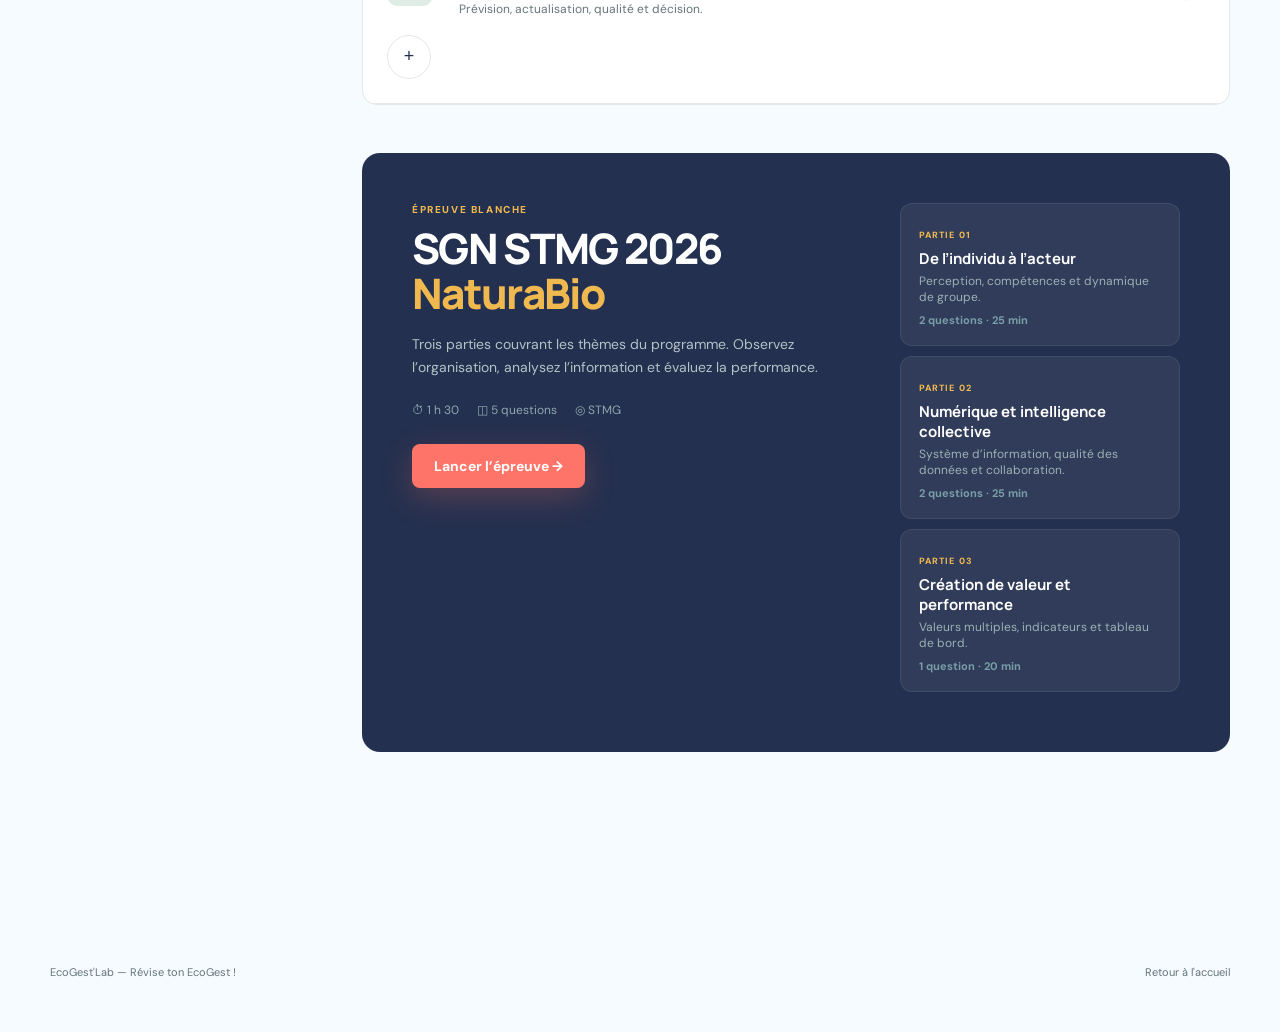
<file: sgn.html>
<!doctype html>
<html lang="fr">
  <head>
    <meta charset="UTF-8" />
    <meta name="viewport" content="width=device-width,initial-scale=1" />
    <meta name="description" content="Cours de Sciences de gestion et numérique STMG — 4 thèmes, organisations, performance, quiz et études de cas." />
    <title>SGN — EcoGest'Lab</title>
    <link rel="icon" href="favicon.svg" type="image/svg+xml" />
    <link rel="preconnect" href="https://fonts.googleapis.com" />
    <link rel="preconnect" href="https://fonts.gstatic.com" crossorigin />
    <link
      href="https://fonts.googleapis.com/css2?family=DM+Sans:wght@400;500;600;700&family=Manrope:wght@600;700;800&display=swap"
      rel="stylesheet"
    />
    <link rel="stylesheet" href="styles.css" />
    <link rel="stylesheet" href="discipline.css?v=20260822-2" />
  </head>
  <body class="subject-body" data-subject="sgn">
    <header class="nav-wrap">
      <nav class="nav container" aria-label="Navigation principale">
        <a class="brand" href="index.html"
          ><span class="brand-mark">E</span><span>EcoGest'<em>Lab</em></span></a
        >
        <div class="nav-links">
          <a href="cejm.html">CEJM</a><a href="droit.html">Droit</a><a href="economie.html">Économie</a
          ><a href="sgn.html">SGN</a>
        </div>
        <a class="progress-pill" href="index.html#parcours">Tous les parcours →</a>
        <button class="menu-button" id="menuButton" aria-label="Ouvrir le menu">☰</button>
      </nav>
    </header>
    <div class="grain" aria-hidden="true"></div>
    <main>
      <section class="subject-hero">
        <div class="container">
          <div class="breadcrumbs"><a href="index.html">Accueil</a> / STMG</div>
          <div class="subject-hero-grid">
            <div>
              <div class="subject-kicker" id="subjectLabel"></div>
              <h1 id="subjectTitle"></h1>
              <p id="subjectIntro"></p>
            </div>
            <div class="subject-stats">
              <div><b id="themeCount"></b><span>THÈMES</span></div>
              <div><b>1</b><span>ANNÉE</span></div>
              <div><b>4</b><span>CAS COMPLETS</span></div>
            </div>
          </div>
        </div>
      </section>
      <div class="subject-layout container">
        <aside class="subject-sidebar">
          <span>PROGRAMME OFFICIEL</span>
          <nav class="chapter-nav" id="chapterNav"></nav>
          <div class="sidebar-box">
            <strong>Réflexe gestion</strong>Observer l’organisation, sélectionner des indicateurs et interpréter sans se
            limiter au calcul.
          </div>
        </aside>
        <section>
          <div class="content-intro">
            <h2>Les chapitres</h2>
            <p>Sciences de gestion et numérique</p>
          </div>
          <div id="chapters"></div>
        </section>
      </div>
    </main>
    <footer class="container" style="height:120px;display:flex;align-items:center;justify-content:space-between;font-size:11px;color:var(--muted)">
      <span>EcoGest'Lab — Révise ton EcoGest !</span>
      <a href="index.html" style="color:var(--muted);text-decoration:none">Retour à l'accueil</a>
    </footer>
    <button class="back-to-top" id="backToTop" aria-label="Retour en haut">↑</button>
    <script src="discipline.js?v=20260822-2"></script>
  </body>
</html>
</file>
<file: styles.css>
:root {
  --ink: #24304f;
  --navy: #24304f;
  --paper: #f6fbff;
  --white: #fff;
  --coral: #ff7469;
  --amber: #ffc94a;
  --sage: #62d6b2;
  --sky: #5bb8f0;
  --violet: #806cf5;
  --muted: #65747b;
  --line: rgba(36, 48, 79, 0.12);
  --shadow: 0 24px 70px rgba(36, 48, 79, 0.1);
}
* {
  box-sizing: border-box;
}
html {
  scroll-behavior: smooth;
}
body {
  margin: 0;
  background: var(--paper);
  color: var(--ink);
  font-family: 'DM Sans', sans-serif;
  -webkit-font-smoothing: antialiased;
}
.grain {
  position: fixed;
  inset: 0;
  pointer-events: none;
  opacity: 0.035;
  z-index: 9;
  background-image: url("data:image/svg+xml,%3Csvg viewBox='0 0 180 180' xmlns='http://www.w3.org/2000/svg'%3E%3Cfilter id='n'%3E%3CfeTurbulence type='fractalNoise' baseFrequency='.9' numOctaves='3' stitchTiles='stitch'/%3E%3C/filter%3E%3Crect width='100%25' height='100%25' filter='url(%23n)'/%3E%3C/svg%3E");
}
.container {
  width: min(1180px, calc(100% - 44px));
  margin: auto;
}
.nav-wrap {
  position: sticky;
  top: 0;
  z-index: 20;
  background: rgba(246, 251, 255, 0.88);
  border-bottom: 1px solid var(--line);
  backdrop-filter: blur(18px);
}
.nav {
  height: 76px;
  display: flex;
  align-items: center;
  gap: 42px;
}
.brand {
  display: flex;
  align-items: center;
  gap: 10px;
  text-decoration: none;
  color: var(--ink);
  font: 700 17px Manrope;
}
.brand em {
  color: var(--coral);
  font-style: normal;
}
.brand-mark {
  width: 34px;
  height: 34px;
  display: grid;
  place-items: center;
  border-radius: 9px;
  background: var(--ink);
  color: white;
  font-weight: 800;
}
.nav-links {
  display: flex;
  gap: 30px;
  margin: auto;
}
.nav-links a {
  color: var(--ink);
  text-decoration: none;
  font-size: 14px;
  font-weight: 600;
}
.progress-pill {
  border: 1px solid #ccd3d1;
  border-radius: 30px;
  background: transparent;
  padding: 10px 15px;
  display: flex;
  gap: 9px;
  align-items: center;
  font-weight: 600;
  color: var(--ink);
}
.pulse {
  width: 7px;
  height: 7px;
  background: var(--coral);
  border-radius: 50%;
  box-shadow: 0 0 0 5px rgba(239, 106, 91, 0.12);
}
.menu-button {
  display: none;
  border: 0;
  background: none;
  font-size: 24px;
}
.hero {
  min-height: 690px;
  display: grid;
  grid-template-columns: 1.05fr 0.95fr;
  gap: 76px;
  align-items: center;
  padding-top: 62px;
  padding-bottom: 76px;
}
.eyebrow {
  font-size: 11px;
  letter-spacing: 0.15em;
  font-weight: 800;
  color: var(--muted);
}
.eyebrow span {
  color: var(--coral);
}
.eyebrow.coral {
  color: var(--coral);
}
.hero h1 {
  font: 800 clamp(48px, 6.1vw, 82px)/0.98 Manrope;
  margin: 21px 0 25px;
  letter-spacing: -0.055em;
}
.hero h1 span,
.method-copy h2 span,
.exam-intro h2 span {
  color: var(--coral);
}
.hero-copy > p {
  font-size: 18px;
  line-height: 1.72;
  max-width: 600px;
  color: var(--muted);
}
.hero-actions {
  display: flex;
  gap: 13px;
  margin: 32px 0;
}
.button {
  border: 0;
  border-radius: 9px;
  padding: 15px 20px;
  text-decoration: none;
  font: 700 14px 'DM Sans';
  display: inline-flex;
  align-items: center;
  justify-content: center;
  gap: 22px;
  cursor: pointer;
}
.button.primary {
  background: var(--coral);
  color: white;
  box-shadow: 0 10px 30px rgba(239, 106, 91, 0.25);
}
.button.ghost {
  background: white;
  color: var(--ink);
  border: 1px solid var(--line);
}
.play {
  font-size: 10px;
  border: 1px solid var(--line);
  border-radius: 50%;
  width: 24px;
  height: 24px;
  display: grid;
  place-items: center;
}
.hero-proof {
  display: flex;
  align-items: center;
  gap: 15px;
  margin-top: 35px;
}
.hero-proof p {
  font-size: 12px;
  line-height: 1.5;
  color: var(--muted);
}
.hero-proof strong {
  color: var(--ink);
}
.avatars {
  display: flex;
}
.avatars span {
  width: 31px;
  height: 31px;
  border-radius: 50%;
  display: grid;
  place-items: center;
  background: var(--sage);
  border: 2px solid var(--paper);
  margin-left: -7px;
  color: white;
  font-size: 8px;
  font-weight: 700;
}
.avatars span:nth-child(2) {
  background: var(--amber);
}
.avatars span:nth-child(3) {
  background: var(--coral);
}
.hero-dashboard {
  background: white;
  border-radius: 22px;
  padding: 26px;
  box-shadow: var(--shadow);
  position: relative;
}
.hero-dashboard:before {
  content: '';
  position: absolute;
  inset: -14px -14px -14px -14px;
  border: 1px solid var(--line);
  border-radius: 26px;
  z-index: -1;
}
.dashboard-top,
.week-head {
  display: flex;
  justify-content: space-between;
  font-size: 9px;
  font-weight: 800;
  letter-spacing: 0.12em;
  color: var(--muted);
}
.live-dot {
  color: var(--sage);
}
.welcome {
  display: flex;
  align-items: center;
  justify-content: space-between;
  margin: 30px 0 22px;
}
.welcome small {
  color: var(--coral);
  font-size: 9px;
  font-weight: 800;
  letter-spacing: 0.15em;
}
.welcome h2 {
  font: 800 24px Manrope;
  margin: 4px 0;
}
.level-ring {
  border: 5px solid #f0c563;
  border-right-color: #eef0eb;
  width: 65px;
  height: 65px;
  border-radius: 50%;
  display: grid;
  place-content: center;
  text-align: center;
}
.level-ring strong {
  font: 800 17px Manrope;
}
.level-ring small {
  font-size: 7px;
  color: var(--muted);
}
.continue-card {
  background: var(--navy);
  border-radius: 12px;
  padding: 17px;
  display: grid;
  grid-template-columns: auto 1fr auto;
  gap: 14px;
  align-items: center;
  color: white;
}
.course-icon {
  width: 44px;
  height: 44px;
  border-radius: 10px;
  display: grid;
  place-items: center;
  font-size: 20px;
}
.course-icon.amber {
  background: var(--amber);
  color: var(--navy);
}
.continue-card small,
.continue-card span {
  display: block;
  font-size: 8px;
  opacity: 0.65;
}
.continue-card strong {
  font-size: 13px;
  display: block;
  margin: 3px 0;
}
.continue-card button {
  border: 0;
  border-radius: 50%;
  width: 29px;
  height: 29px;
  background: var(--coral);
  color: white;
}
.week-head {
  margin: 26px 0 12px;
}
.week-head strong {
  color: var(--ink);
  font-size: 11px;
}
.week-grid {
  display: grid;
  grid-template-columns: repeat(3, 1fr);
  border: 1px solid var(--line);
  border-radius: 11px;
}
.week-grid div {
  padding: 13px;
  border-right: 1px solid var(--line);
}
.week-grid div:last-child {
  border: 0;
}
.week-grid b,
.week-grid span {
  display: block;
}
.week-grid b {
  font: 800 18px Manrope;
}
.week-grid span {
  font-size: 8px;
  color: var(--muted);
}
.mini-goal {
  margin-top: 20px;
  font-size: 9px;
  color: var(--muted);
}
.mini-goal strong {
  display: block;
  color: var(--ink);
  margin: 5px 0 9px;
  font-size: 11px;
}
.progress-line {
  height: 5px;
  background: #edf0eb;
  border-radius: 4px;
  overflow: hidden;
}
.progress-line i {
  display: block;
  height: 100%;
  width: 0;
  background: var(--coral);
  transition: 0.5s;
}
.trust-strip {
  border-block: 1px solid var(--line);
  padding: 20px 0;
  background: rgba(255, 255, 255, 0.35);
}
.trust-strip .container {
  display: flex;
  justify-content: space-between;
  align-items: center;
}
.trust-strip span {
  font-size: 9px;
  font-weight: 800;
  letter-spacing: 0.14em;
  color: var(--muted);
}
.trust-strip div div {
  font: 700 13px Manrope;
}
.trust-strip b {
  color: var(--coral);
  margin: 0 15px;
}
.section {
  padding-top: 110px;
  padding-bottom: 120px;
}
.section-heading {
  display: flex;
  justify-content: space-between;
  align-items: end;
  margin-bottom: 38px;
}
.section-heading h2 {
  font: 800 clamp(34px, 4vw, 52px) Manrope;
  letter-spacing: -0.04em;
  margin: 10px 0 0;
}
.section-heading p {
  max-width: 470px;
  color: var(--muted);
  line-height: 1.7;
}
.filters {
  display: flex;
  gap: 8px;
  margin-bottom: 28px;
}
.filters button {
  padding: 10px 16px;
  border: 1px solid var(--line);
  background: transparent;
  border-radius: 30px;
  color: var(--muted);
  font-weight: 700;
}
.filters button.active {
  background: var(--ink);
  color: white;
}
.course-grid {
  display: grid;
  grid-template-columns: repeat(3, 1fr);
  gap: 18px;
}
.course-card {
  background: white;
  border: 1px solid var(--line);
  border-radius: 15px;
  padding: 24px;
  min-height: 300px;
  display: flex;
  flex-direction: column;
  transition: 0.3s;
  cursor: pointer;
}
.course-card:hover {
  transform: translateY(-6px);
  box-shadow: 0 20px 45px rgba(16, 43, 56, 0.1);
}
.course-card .top {
  display: flex;
  justify-content: space-between;
  align-items: start;
}
.course-card .tag {
  font-size: 9px;
  font-weight: 800;
  letter-spacing: 0.12em;
  color: var(--muted);
}
.course-card .round {
  width: 45px;
  height: 45px;
  border-radius: 12px;
  background: #f6e6d4;
  display: grid;
  place-items: center;
  font-size: 19px;
}
.course-card:nth-child(2n) .round {
  background: #dcebe4;
}
.course-card:nth-child(3n) .round {
  background: #f9ded9;
}
.course-card h3 {
  font: 800 20px/1.25 Manrope;
  margin: 28px 0 10px;
}
.course-card p {
  font-size: 13px;
  line-height: 1.6;
  color: var(--muted);
}
.card-bottom {
  margin-top: auto;
}
.card-progress {
  height: 4px;
  background: #edf0eb;
  border-radius: 4px;
  margin: 15px 0 10px;
}
.card-progress i {
  display: block;
  height: 100%;
  background: var(--coral);
  border-radius: 4px;
}
.card-meta {
  display: flex;
  justify-content: space-between;
  font-size: 10px;
  color: var(--muted);
}
.method-section {
  background: var(--navy);
  color: white;
  padding: 120px 0;
}
.method-grid {
  display: grid;
  grid-template-columns: 1fr 1fr;
  gap: 100px;
}
.eyebrow.light {
  color: #a4b6bb;
}
.method-copy h2 {
  font: 800 clamp(34px, 4vw, 52px)/1.1 Manrope;
  letter-spacing: -0.04em;
}
.method-copy p {
  color: #aebdc1;
  line-height: 1.75;
  max-width: 510px;
}
.text-link {
  display: inline-flex;
  gap: 20px;
  color: white;
  text-decoration: none;
  border-bottom: 1px solid rgba(255, 255, 255, 0.3);
  padding: 18px 0;
  font-weight: 700;
}
.text-link span {
  color: var(--coral);
}
.steps article {
  display: grid;
  grid-template-columns: 58px 1fr;
  gap: 20px;
  padding: 24px 0;
  border-top: 1px solid rgba(255, 255, 255, 0.13);
}
.steps article > b {
  font: 700 12px Manrope;
  color: var(--coral);
}
.steps span {
  font-size: 8px;
  letter-spacing: 0.15em;
  color: #8da3a9;
  font-weight: 800;
}
.steps h3 {
  font: 700 18px Manrope;
  margin: 5px 0;
}
.steps p {
  margin: 0;
  color: #95a8ad;
  font-size: 12px;
}
.exam-card {
  background: white;
  border-radius: 22px;
  overflow: hidden;
  display: grid;
  grid-template-columns: 0.9fr 1.1fr;
  box-shadow: var(--shadow);
}
.exam-intro {
  padding: 55px;
}
.exam-intro h2 {
  font: 800 38px/1.15 Manrope;
  letter-spacing: -0.03em;
}
.exam-intro p {
  font-size: 14px;
  line-height: 1.7;
  color: var(--muted);
}
.exam-meta {
  display: flex;
  gap: 18px;
  margin: 25px 0;
  font-size: 11px;
  font-weight: 700;
}
.mission-list {
  background: #e8ede8;
  padding: 32px;
}
.mission-list article {
  background: white;
  border-radius: 12px;
  padding: 22px 24px;
  margin-bottom: 12px;
  transition: 0.2s;
}
.mission-list article:hover {
  transform: translateX(-5px);
}
.mission-list span {
  color: var(--coral);
  font-size: 8px;
  letter-spacing: 0.14em;
  font-weight: 800;
}
.mission-list h3 {
  font: 700 16px Manrope;
  margin: 7px 0;
}
.mission-list p {
  font-size: 11px;
  color: var(--muted);
}
.mission-list b {
  font-size: 9px;
  color: var(--muted);
}
.cta {
  background: var(--coral);
  color: white;
  padding: 70px 0;
}
.cta .container {
  display: flex;
  justify-content: space-between;
  align-items: center;
}
.cta span {
  font-size: 9px;
  letter-spacing: 0.15em;
  font-weight: 800;
}
.cta h2 {
  font: 800 38px/1.15 Manrope;
  margin-bottom: 0;
}
.button.ivory {
  background: var(--paper);
  color: var(--ink);
}
footer {
  height: 120px;
  display: flex;
  align-items: center;
  justify-content: space-between;
  font-size: 11px;
  color: var(--muted);
}
.modal {
  position: fixed;
  inset: 0;
  z-index: 50;
  display: none;
}
.modal.open {
  display: block;
}
.modal-backdrop {
  position: absolute;
  inset: 0;
  background: rgba(5, 22, 29, 0.72);
  backdrop-filter: blur(6px);
}
.modal-panel {
  position: absolute;
  inset: 24px 24px 24px auto;
  width: min(760px, calc(100% - 48px));
  background: var(--paper);
  border-radius: 20px;
  overflow-y: auto;
  padding: 46px;
}
.modal-close {
  position: sticky;
  float: right;
  top: 0;
  border: 1px solid var(--line);
  background: white;
  border-radius: 50%;
  width: 38px;
  height: 38px;
  font-size: 22px;
  z-index: 2;
}
.lesson-head .eyebrow {
  color: var(--coral);
}
.lesson-head h2 {
  font: 800 38px/1.15 Manrope;
  letter-spacing: -0.04em;
  margin: 12px 0;
}
.lesson-head > p {
  color: var(--muted);
  line-height: 1.7;
}
.lesson-tabs {
  display: flex;
  gap: 5px;
  position: sticky;
  top: 0;
  background: var(--paper);
  padding: 15px 0;
  z-index: 1;
}
.lesson-tabs button {
  border: 0;
  border-radius: 7px;
  padding: 10px 14px;
  background: #e7e9e3;
  font-weight: 700;
  color: var(--muted);
}
.lesson-tabs button.active {
  background: var(--ink);
  color: white;
}
.lesson-section {
  display: none;
}
.lesson-section.active {
  display: block;
}
.concept {
  background: white;
  border-radius: 12px;
  padding: 22px;
  margin: 14px 0;
  border-left: 4px solid var(--amber);
}
.concept h3 {
  font: 700 17px Manrope;
}
.concept p,
.concept li {
  color: #53656d;
  line-height: 1.7;
  font-size: 14px;
}
.example-box {
  background: #e2ebe6;
  padding: 22px;
  border-radius: 12px;
  margin: 18px 0;
}
.example-box b {
  color: var(--ink);
}
.memory {
  display: grid;
  grid-template-columns: repeat(3, 1fr);
  gap: 8px;
}
.memory div {
  background: var(--ink);
  color: white;
  padding: 15px;
  border-radius: 8px;
  text-align: center;
  font-size: 11px;
}
.memory b {
  display: block;
  color: var(--amber);
  font-size: 18px;
}
.quiz-option {
  display: block;
  width: 100%;
  text-align: left;
  padding: 14px;
  margin: 9px 0;
  background: white;
  border: 1px solid var(--line);
  border-radius: 9px;
  color: var(--ink);
}
.quiz-option:hover {
  border-color: var(--coral);
}
.quiz-option.correct {
  background: #dcebe4;
  border-color: #78a28f;
}
.quiz-option.wrong {
  background: #f9ded9;
  border-color: var(--coral);
}
.feedback {
  padding: 14px;
  border-radius: 9px;
  background: white;
  margin-top: 12px;
  display: none;
  line-height: 1.6;
  font-size: 13px;
}
.case-question {
  background: white;
  border-radius: 12px;
  padding: 22px;
  margin: 12px 0;
}
.case-question button {
  border: 0;
  background: none;
  color: var(--coral);
  font-weight: 800;
  cursor: pointer;
  padding: 0;
}
.correction {
  display: none;
  border-top: 1px solid var(--line);
  margin-top: 15px;
  padding-top: 15px;
  color: #53656d;
  line-height: 1.65;
  font-size: 13px;
}
.completion {
  width: 100%;
  margin-top: 25px;
}
.toast {
  position: fixed;
  bottom: 25px;
  left: 50%;
  transform: translate(-50%, 30px);
  background: var(--ink);
  color: white;
  padding: 13px 20px;
  border-radius: 8px;
  opacity: 0;
  z-index: 100;
  transition: 0.3s;
  font-size: 13px;
}
.toast.show {
  opacity: 1;
  transform: translate(-50%, 0);
}
.reveal {
  opacity: 0;
  transform: translateY(18px);
  transition: 0.7s;
}
.reveal.visible {
  opacity: 1;
  transform: none;
}
.delay {
  transition-delay: 0.12s;
}
@media (max-width: 900px) {
  .nav-links {
    display: none;
  }
  .progress-pill {
    margin-left: auto;
  }
  .hero {
    grid-template-columns: 1fr;
    padding-top: 75px;
  }
  .hero-dashboard {
    max-width: 620px;
    margin: auto;
    width: 100%;
  }
  .section-heading,
  .cta .container {
    align-items: start;
    flex-direction: column;
    gap: 20px;
  }
  .course-grid {
    grid-template-columns: repeat(2, 1fr);
  }
  .method-grid {
    grid-template-columns: 1fr;
    gap: 55px;
  }
  .exam-card {
    grid-template-columns: 1fr;
  }
  .trust-strip .container {
    gap: 20px;
    flex-direction: column;
  }
  .trust-strip b {
    margin: 0 5px;
  }
}
@media (max-width: 600px) {
  .container {
    width: min(100% - 28px, 1180px);
  }
  .nav {
    height: 64px;
  }
  .progress-pill {
    display: none;
  }
  .menu-button {
    display: block;
    margin-left: auto;
  }
  .nav-links.mobile {
    display: flex;
    position: absolute;
    top: 64px;
    left: 0;
    right: 0;
    background: var(--paper);
    padding: 25px;
    flex-direction: column;
  }
  .hero {
    padding-top: 52px;
    gap: 42px;
  }
  .hero h1 {
    font-size: 47px;
  }
  .hero-actions {
    flex-direction: column;
    align-items: stretch;
  }
  .hero-proof {
    display: none;
  }
  .hero-dashboard {
    padding: 18px;
  }
  .course-grid {
    grid-template-columns: 1fr;
  }
  .section {
    padding-block: 75px;
  }
  .section-heading {
    align-items: start;
  }
  .filters {
    overflow: auto;
  }
  .method-section {
    padding: 75px 0;
  }
  .exam-intro {
    padding: 35px 25px;
  }
  .mission-list {
    padding: 20px;
  }
  .cta h2 {
    font-size: 31px;
  }
  footer {
    height: auto;
    padding-block: 35px;
    gap: 20px;
    align-items: start;
    flex-direction: column;
  }
  .modal-panel {
    inset: 0;
    width: 100%;
    border-radius: 0;
    padding: 25px;
  }
  .lesson-head h2 {
    font-size: 31px;
  }
  .lesson-tabs {
    overflow: auto;
  }
  .memory {
    grid-template-columns: 1fr;
  }
}

/* --- Print styles --- */
@media print {
  body {
    background: #fff !important;
    color: #000 !important;
    font-size: 11pt;
  }
  .grain,
  .nav-wrap,
  .progress-pill,
  .menu-button,
  .hero-dashboard,
  .trust-strip,
  .method-section,
  .cta,
  .toast,
  .modal {
    display: none !important;
  }
  .hero {
    min-height: auto;
    display: block;
    padding: 20px 0;
  }
  .hero h1 {
    font-size: 36pt;
  }
  .hero h1 span {
    color: #000 !important;
  }
  .course-grid {
    grid-template-columns: 1fr 1fr;
    gap: 10px;
  }
  .course-card {
    break-inside: avoid;
    box-shadow: none;
    border: 1px solid #ccc;
  }
  .course-card:hover {
    transform: none;
  }
  .exam-card {
    grid-template-columns: 1fr;
    box-shadow: none;
    border: 1px solid #ccc;
  }
  a {
    color: #000 !important;
    text-decoration: none !important;
  }
  footer {
    border-top: 1px solid #ccc;
  }
}
</file>
<file: discipline.css>
.subject-body {
  background: var(--paper);
}
.subject-hero {
  background: var(--navy);
  color: #fff;
  padding: 72px 0 64px;
  position: relative;
  overflow: hidden;
}
.subject-hero:after {
  content: '';
  position: absolute;
  width: 420px;
  height: 420px;
  border: 1px solid rgba(255, 255, 255, 0.09);
  border-radius: 50%;
  right: -80px;
  top: -210px;
  box-shadow: 0 0 0 65px rgba(255, 255, 255, 0.025);
}
.breadcrumbs {
  font-size: 11px;
  color: #9db0b5;
  margin-bottom: 38px;
}
.breadcrumbs a {
  color: #fff;
  text-decoration: none;
}
.subject-hero-grid {
  display: grid;
  grid-template-columns: 1fr 380px;
  gap: 70px;
  align-items: end;
}
.subject-kicker {
  font-size: 10px;
  letter-spacing: 0.16em;
  font-weight: 800;
  color: #f0b94f;
}
.subject-hero h1 {
  font: 800 clamp(42px, 5vw, 68px)/1.02 Manrope;
  letter-spacing: -0.05em;
  margin: 13px 0 20px;
}
.subject-hero p {
  color: #b4c2c6;
  line-height: 1.75;
  font-size: 16px;
  max-width: 700px;
}
.subject-stats {
  display: grid;
  grid-template-columns: repeat(3, 1fr);
  background: rgba(255, 255, 255, 0.07);
  border: 1px solid rgba(255, 255, 255, 0.1);
  border-radius: 14px;
  padding: 22px;
}
.subject-stats div {
  text-align: center;
  border-right: 1px solid rgba(255, 255, 255, 0.12);
}
.subject-stats div:last-child {
  border: 0;
}
.subject-stats b,
.subject-stats span {
  display: block;
}
.subject-stats b {
  font: 800 24px Manrope;
  color: #fff;
}
.subject-stats span {
  font-size: 10px;
  letter-spacing: 0.1em;
  color: #9db0b5;
  margin-top: 4px;
}
.subject-layout {
  display: grid;
  grid-template-columns: 270px 1fr;
  gap: 42px;
  padding-top: 52px;
  padding-bottom: 100px;
}
.subject-sidebar {
  align-self: start;
  position: sticky;
  top: 100px;
}
.subject-sidebar > span {
  font-size: 9px;
  font-weight: 800;
  letter-spacing: 0.15em;
  color: var(--coral);
}
.chapter-nav {
  margin: 14px 0 24px;
  border-left: 1px solid var(--line);
}
.chapter-nav a {
  display: block;
  padding: 12px 15px;
  color: var(--muted);
  text-decoration: none;
  font-size: 13px;
  line-height: 1.4;
  min-height: 44px;
  display: flex;
  align-items: center;
}
.chapter-nav a:hover,
.chapter-nav a.active {
  border-left: 2px solid var(--coral);
  margin-left: -1px;
  color: var(--ink);
  font-weight: 700;
}
.sidebar-box {
  background: #fff;
  border-radius: 11px;
  padding: 17px;
  font-size: 11px;
  line-height: 1.55;
  color: var(--muted);
}
.sidebar-box strong {
  display: block;
  color: var(--ink);
  margin-bottom: 5px;
}
.content-intro {
  display: flex;
  align-items: end;
  justify-content: space-between;
  margin-bottom: 25px;
}
.content-intro h2 {
  font: 800 32px Manrope;
  letter-spacing: -0.035em;
  margin: 0;
}
.content-intro p {
  font-size: 12px;
  color: var(--muted);
  margin: 0;
}
.chapter {
  background: #fff;
  border: 1px solid var(--line);
  border-radius: 15px;
  margin-bottom: 16px;
  overflow: hidden;
}
.chapter-header {
  padding: 24px;
  display: grid;
  grid-template-columns: 54px 1fr auto;
  gap: 18px;
  align-items: center;
  cursor: pointer;
}
.chapter-num {
  width: 46px;
  height: 46px;
  border-radius: 11px;
  background: #f4e5d1;
  color: #9a6c2a;
  display: grid;
  place-items: center;
  font: 800 13px Manrope;
}
.chapter:nth-child(2n) .chapter-num {
  background: #dfebe5;
  color: #477565;
}
.chapter-title small {
  font-size: 8px;
  letter-spacing: 0.14em;
  color: var(--coral);
  font-weight: 800;
}
.chapter-title h3 {
  font: 700 18px/1.3 Manrope;
  margin: 4px 0;
}
.chapter-title p {
  font-size: 12px;
  color: var(--muted);
  margin: 0;
}
.chapter-toggle {
  border: 1px solid var(--line);
  background: transparent;
  border-radius: 50%;
  width: 44px;
  height: 44px;
  color: var(--ink);
  font-size: 18px;
  cursor: pointer;
  transition: background 0.25s, color 0.25s, transform 0.25s;
  flex-shrink: 0;
}
.chapter-toggle:hover {
  border-color: var(--coral);
  color: var(--coral);
}
.chapter.open .chapter-toggle {
  background: var(--ink);
  color: #fff;
  border-color: var(--ink);
}
.chapter-content {
  max-height: 0;
  overflow: hidden;
  border-top: 1px solid var(--line);
  padding: 0 30px;
  transition: max-height 0.4s ease, padding 0.3s ease;
}
.chapter.open .chapter-content {
  padding: 30px;
}
.objectives {
  background: #f2f5f2;
  border-radius: 10px;
  padding: 18px 20px;
  margin-bottom: 25px;
}
.objectives strong {
  font-size: 9px;
  letter-spacing: 0.13em;
  color: #55806f;
}
.objectives ul {
  margin-bottom: 0;
  padding-left: 19px;
}
.objectives li {
  font-size: 13px;
  line-height: 1.65;
  color: #52646b;
}
.objectives-intro {
  margin: 8px 0 14px;
  font-family: 'DM Sans', sans-serif;
  font-size: 13px;
  line-height: 1.65;
  color: #60727a;
}
.competence-card {
  margin: 10px 0;
  background: #fff;
  border: 1px solid #d9e7df;
  border-left: 3px solid #55806f;
  border-radius: 9px;
  font-family: 'DM Sans', sans-serif;
  overflow: hidden;
  transition: box-shadow 0.2s;
}
.competence-card:hover { box-shadow: 0 2px 8px rgba(85,128,111,0.1); }
.competence-card strong {
  font-size: inherit;
}
.competence-title {
  display: flex;
  align-items: baseline;
  gap: 8px;
  width: 100%;
  padding: 12px 16px;
  border: 0;
  background: transparent;
  color: #243b36;
  font-family: 'DM Sans', sans-serif;
  font-size: 13.5px;
  font-weight: 600;
  line-height: 1.5;
  text-align: left;
  cursor: pointer;
}
.competence-title:focus-visible {
  outline: 2px solid #55806f;
  outline-offset: -2px;
}
.competence-chevron {
  flex-shrink: 0;
  width: 12px;
  color: #477565;
  font-size: 11px;
  text-align: center;
  transition: transform 0.25s;
}
.competence-card.open .competence-chevron { transform: rotate(90deg); }
.competence-detail {
  max-height: 0;
  padding: 0 16px;
  overflow: hidden;
  border-top: 0 solid transparent;
  transition: max-height 0.35s ease, padding 0.25s;
}
.competence-card.open .competence-detail {
  max-height: 1600px;
  padding: 14px 16px 16px;
  border-top: 1px solid #d9e7df;
}
.competence-purpose {
  margin: 0 0 5px;
  color: #52646b;
  font-size: 13px;
  line-height: 1.75;
}
.competence-concepts {
  margin: 12px 0;
  padding: 12px;
  background: #f0f4fb;
  border: 1px solid #dce5f3;
  border-radius: 8px;
}
.competence-concepts > strong {
  color: #405b8c;
  font-family: Manrope, sans-serif;
  font-size: 10px;
  letter-spacing: .08em;
}
.concepts-intro {
  margin: 5px 0 9px;
  color: #60727a;
  font-size: 13px;
  line-height: 1.65;
}
.concept-link {
  margin-top: 8px;
  padding: 9px 10px;
  background: #fff;
  border-left: 2px solid #6e8fbe;
  border-radius: 5px;
  font-family: 'DM Sans', sans-serif;
  font-size: 13px;
  line-height: 1.75;
  color: #3d4f5f;
}
.concept-link b {
  display: block;
  margin-bottom: 4px;
  color: #2f4a79;
  font-family: 'DM Sans', sans-serif;
  font-size: 13.5px;
  font-weight: 600;
  line-height: 1.5;
}
.concept-link p {
  margin: 0 0 6px;
  color: #52646b;
  font-size: 13px;
  line-height: 1.75;
}
.concept-link p:last-child { margin-bottom: 0; }
.objectives.savoirs {
  background: #f0f2f8;
}
.objectives.savoirs strong {
  color: #4a6091;
}
.savoirs-section {
  margin-bottom: 25px;
}
.savoirs-section > strong {
  display: block;
  font-size: 9px;
  letter-spacing: 0.13em;
  color: #4a6091;
  margin-bottom: 12px;
}
.savoir-card {
  border: 1px solid #dde3ed;
  border-radius: 8px;
  margin-bottom: 8px;
  background: #f8f9fc;
  overflow: hidden;
  transition: box-shadow 0.2s;
}
.savoir-card:hover {
  box-shadow: 0 2px 8px rgba(74,96,145,0.1);
}
.savoir-title {
  display: flex;
  align-items: baseline;
  gap: 8px;
  padding: 12px 16px;
  font-size: 13.5px;
  font-weight: 600;
  color: #2d3a4e;
  cursor: pointer;
  user-select: none;
  line-height: 1.5;
}
.savoir-title.no-content {
  cursor: default;
  color: #52646b;
  font-weight: 500;
}
.savoir-chevron {
  flex-shrink: 0;
  font-size: 11px;
  color: #4a6091;
  transition: transform 0.25s;
  display: inline-block;
  width: 12px;
  text-align: center;
}
.savoir-card.open .savoir-chevron {
  transform: rotate(90deg);
}
.savoir-detail {
  max-height: 0;
  overflow: hidden;
  transition: max-height 0.35s ease, padding 0.25s;
  padding: 0 16px;
  font-size: 13px;
  line-height: 1.75;
  color: #3d4f5f;
  border-top: 0 solid transparent;
}
.savoir-card.open .savoir-detail {
  max-height: 600px;
  padding: 14px 16px 16px;
  border-top: 1px solid #dde3ed;
}
.savoir-detail strong {
  color: #24304f;
  font-weight: 600;
}
.savoir-detail em {
  color: #6b7d8d;
  font-style: italic;
}
.course-block {
  margin: 28px 0;
}
.course-block > span,
.activity-label {
  font-size: 9px;
  letter-spacing: 0.14em;
  font-weight: 800;
  color: var(--coral);
}
.course-block h4 {
  font: 700 21px Manrope;
  margin: 7px 0 12px;
}
.course-block p,
.course-block li {
  font-size: 14px;
  line-height: 1.8;
  color: #485c64;
}
.notions-grid {
  display: grid;
  grid-template-columns: repeat(2, 1fr);
  gap: 10px;
}
.notion {
  border: 1px solid var(--line);
  border-radius: 9px;
  padding: 16px;
}
.notion b {
  display: block;
  font-size: 12px;
  margin-bottom: 5px;
}
.notion span {
  font-size: 11px;
  color: var(--muted);
  line-height: 1.5;
}
.worked-example {
  background: #fff7e7;
  border-left: 4px solid var(--amber);
  border-radius: 8px;
  padding: 20px;
}
.worked-example strong {
  display: block;
  margin-bottom: 7px;
}
.worked-example p {
  margin: 0;
}
.activity-tabs {
  display: flex;
  gap: 7px;
  margin: 32px 0 14px;
}
.activity-tabs button {
  border: 1px solid var(--line);
  background: #f0f5fa;
  padding: 10px 14px;
  border-radius: 7px;
  font-weight: 700;
  color: var(--muted);
}
.activity-tabs button.active {
  background: var(--navy);
  color: #fff;
}
.activity-panel {
  display: none;
  background: #f0f5fa;
  border-radius: 10px;
  padding: 22px;
}
.activity-panel.active {
  display: block;
}
.activity-panel h4 {
  font: 700 17px Manrope;
  margin: 7px 0 12px;
}
.activity-panel p,
.activity-panel li {
  font-size: 13px;
  line-height: 1.7;
  color: #4e6269;
}
.study-answer {
  display: none;
  border-top: 1px solid var(--line);
  padding-top: 15px;
  margin-top: 15px;
}
.reveal-answer {
  border: 0;
  background: var(--coral);
  color: #fff;
  padding: 10px 14px;
  border-radius: 7px;
  font-weight: 700;
  cursor: pointer;
}
.page-quiz button.option {
  display: block;
  width: 100%;
  text-align: left;
  border: 1px solid var(--line);
  background: #fff;
  padding: 12px;
  margin: 7px 0;
  border-radius: 7px;
}
.page-quiz button.correct {
  background: #dfece5;
  border-color: #78a28f;
}
.page-quiz button.wrong {
  background: #f9ded9;
  border-color: var(--coral);
}
.page-feedback {
  display: none;
  font-size: 12px !important;
  font-weight: 700;
}
.source-note {
  font-size: 10px;
  color: var(--muted);
  border-top: 1px solid var(--line);
  padding-top: 15px;
  margin-top: 25px;
}
.back-to-top {
  position: fixed;
  bottom: 28px;
  right: 28px;
  width: 44px;
  height: 44px;
  border-radius: 50%;
  border: 1px solid var(--line);
  background: var(--paper);
  color: var(--ink);
  font-size: 20px;
  cursor: pointer;
  z-index: 30;
  box-shadow: 0 4px 16px rgba(16,43,56,0.12);
  opacity: 0;
  transform: translateY(12px);
  transition: opacity 0.3s, transform 0.3s;
  pointer-events: none;
}
.back-to-top.visible {
  opacity: 1;
  transform: none;
  pointer-events: auto;
}
.back-to-top:hover {
  background: var(--ink);
  color: #fff;
}
@media (max-width: 900px) {
  .subject-hero-grid {
    grid-template-columns: 1fr;
  }
  .subject-layout {
    grid-template-columns: 1fr;
    overflow-x: hidden;
  }
  .subject-sidebar {
    position: static;
    max-width: 100%;
    overflow: hidden;
  }
  .chapter-nav {
    columns: 2;
  }
  .content-intro {
    align-items: start;
    gap: 10px;
    flex-direction: column;
  }
}
@media (max-width: 600px) {
  .subject-hero {
    padding-top: 45px;
  }
  .subject-stats {
    padding: 15px;
  }
  .subject-layout {
    padding-top: 30px;
  }
  .chapter-nav {
    columns: 1;
  }
  .chapter-header {
    grid-template-columns: 44px 1fr auto;
    padding: 17px;
    gap: 10px;
  }
  .chapter-num {
    width: 38px;
    height: 38px;
  }
  .chapter-title h3 {
    font-size: 15px;
  }
  .chapter-title p {
    display: none;
  }
  .chapter-content {
    padding: 20px 16px;
  }
  .notions-grid {
    grid-template-columns: 1fr;
  }
  .activity-tabs {
    overflow: auto;
  }
  .activity-tabs button {
    white-space: nowrap;
  }
}

/* --- Exam section --- */
.exam-blanc {
  margin-top: 48px;
  margin-bottom: 60px;
}
.exam-blanc-card {
  background: var(--navy, #24304f);
  border-radius: 18px;
  padding: 50px;
  display: grid;
  grid-template-columns: 1fr 280px;
  gap: 50px;
  color: #fff;
}
.exam-blanc-intro .subject-kicker {
  margin-bottom: 10px;
}
.exam-blanc-intro h2 {
  font: 800 clamp(28px, 3.5vw, 42px) / 1.08 Manrope;
  letter-spacing: -0.04em;
  margin: 0 0 16px;
}
.exam-blanc-intro h2 span {
  color: #f0b94f;
}
.exam-blanc-intro p {
  color: #b4c2c6;
  font-size: 14px;
  line-height: 1.7;
  margin: 0 0 22px;
}
.exam-blanc-meta {
  display: flex;
  gap: 18px;
  font-size: 12px;
  color: #8fa7ae;
  margin-bottom: 26px;
}
.exam-blanc-intro .button {
  display: inline-block;
  background: var(--coral, #e85d4a);
  color: #fff;
  border: 0;
  padding: 13px 22px;
  border-radius: 8px;
  font-weight: 700;
  cursor: pointer;
  font-size: 14px;
}
.exam-blanc-intro .button:hover {
  opacity: 0.9;
}
.exam-blanc-missions article {
  background: rgba(255, 255, 255, 0.06);
  border: 1px solid rgba(255, 255, 255, 0.08);
  border-radius: 12px;
  padding: 18px;
  margin-bottom: 10px;
}
.exam-blanc-missions article span {
  font-size: 9px;
  letter-spacing: 0.12em;
  color: #f0b94f;
  font-weight: 800;
}
.exam-blanc-missions h3 {
  font: 700 15px/1.3 Manrope;
  margin: 6px 0 5px;
}
.exam-blanc-missions p {
  font-size: 12px;
  color: #9db0b5;
  margin: 0;
}
.exam-blanc-missions b {
  font-size: 11px;
  color: #7a9ea8;
  display: block;
  margin-top: 8px;
}
.exam-blanc-content {
  margin-top: 28px;
}
.exam-blanc-mission {
  background: #fff;
  border: 1px solid var(--line);
  border-radius: 15px;
  margin-bottom: 20px;
  overflow: hidden;
}
.exam-mission-header {
  background: var(--navy, #24304f);
  color: #fff;
  padding: 20px 28px;
}
.exam-mission-header span {
  font-size: 9px;
  letter-spacing: 0.14em;
  font-weight: 800;
  color: #f0b94f;
}
.exam-mission-header h3 {
  font: 700 20px Manrope;
  margin: 6px 0 0;
}
.exam-blanc-question {
  padding: 24px 28px;
  border-bottom: 1px solid var(--line, #e4e0d8);
}
.exam-blanc-question:last-child {
  border-bottom: 0;
}
.exam-blanc-question h4 {
  font: 700 16px Manrope;
  margin: 0 0 16px;
  color: var(--ink, #24304f);
}
.exam-situation,
.exam-consigne {
  background: #f0f5fa;
  border-radius: 9px;
  padding: 16px 18px;
  margin-bottom: 14px;
  font-size: 13px;
  line-height: 1.7;
  color: #485c64;
}
.exam-situation strong,
.exam-consigne strong {
  display: block;
  font-size: 9px;
  letter-spacing: 0.13em;
  color: var(--coral, #e85d4a);
  margin-bottom: 6px;
}
.exam-consigne {
  background: #f2f5f2;
}
.exam-consigne strong {
  color: #55806f;
}
.exam-blanc-question .correction-button {
  margin-top: 4px;
}
.exam-blanc-question .full-correction {
  display: none;
  margin-top: 14px;
  padding: 18px;
  background: #fff7e7;
  border-left: 4px solid var(--amber, #f0b94f);
  border-radius: 8px;
  font-size: 13px;
  line-height: 1.75;
  color: #485c64;
}
.exam-nav-link {
  font-weight: 700 !important;
  color: var(--coral, #e85d4a) !important;
  border-left: 2px solid var(--coral, #e85d4a) !important;
  margin-left: -1px;
}
@media (max-width: 900px) {
  .exam-blanc-card {
    grid-template-columns: 1fr;
    padding: 30px;
    gap: 24px;
  }
}
@media (max-width: 600px) {
  .exam-blanc-card {
    padding: 22px;
  }
  .exam-blanc-question {
    padding: 18px 16px;
  }
}

/* --- Course diagrams --- */
.course-diagram {
  margin: 28px 0;
  padding: 24px;
  background: linear-gradient(135deg, #f8f9fa 0%, #f2f5f2 100%);
  border: 1px solid var(--line);
  border-radius: 14px;
  overflow-x: auto;
}
.course-diagram svg {
  display: block;
  margin: 0 auto;
  max-width: 100%;
  height: auto;
}
.diagram-label {
  display: flex;
  align-items: center;
  gap: 8px;
  margin-bottom: 16px;
}
.diagram-label span {
  font-size: 9px;
  letter-spacing: 0.14em;
  font-weight: 800;
  color: #5b8db8;
}
.diagram-label b {
  font: 700 15px/1.3 Manrope;
  color: var(--ink);
}
@media (max-width: 600px) {
  .course-diagram {
    padding: 14px;
    margin: 18px 0;
  }
}
@media print {
  .course-diagram {
    break-inside: avoid;
    border: 1px solid #ccc;
    background: #fff !important;
  }
}

/* --- Print styles --- */
@media print {
  body {
    background: #fff !important;
    color: #000 !important;
    font-size: 11pt;
  }
  .nav-wrap,
  .subject-sidebar,
  .activity-tabs,
  .chapter-toggle,
  .reveal-answer,
  .correction-button,
  .print-course,
  .mastery-check input,
  .source-note {
    display: none !important;
  }
  .subject-hero {
    background: #fff !important;
    color: #000 !important;
    padding: 20px 0;
  }
  .subject-hero h1,
  .subject-kicker,
  .subject-hero p {
    color: #000 !important;
  }
  .subject-stats {
    border: 1px solid #ccc;
    background: transparent !important;
  }
  .subject-stats b,
  .subject-stats span {
    color: #000 !important;
  }
  .subject-layout {
    display: block;
    padding: 0;
  }
  .chapter {
    break-inside: avoid;
    border: 1px solid #ccc;
    margin-bottom: 12px;
  }
  .chapter-content {
    max-height: none !important;
    overflow: visible !important;
    display: block !important;
    padding: 20px !important;
  }
  .chapter.open .chapter-content,
  .chapter .chapter-content {
    max-height: none !important;
    padding: 20px !important;
  }
  .chapter.printing .chapter-content {
    display: block !important;
    max-height: none !important;
  }
  .activity-panel {
    display: block !important;
    background: #f9f9f9 !important;
    break-inside: avoid;
  }
  .study-answer,
  .full-correction {
    display: block !important;
  }
  .chapter:not(.printing) {
    display: none;
  }
  .chapter.printing {
    display: block !important;
  }
  .chapter.printing ~ .chapter {
    display: none;
  }
  a {
    color: #000 !important;
    text-decoration: none !important;
  }
}

/* === 5-STEP CHAPTER ARCHITECTURE === */

/* Goal selector */
.goal-selector {
  padding: 30px;
}
.goal-selector h4 {
  font: 700 20px Manrope;
  margin: 0 0 18px;
  text-align: center;
}
.goal-grid {
  display: grid;
  grid-template-columns: repeat(4, 1fr);
  gap: 12px;
}
.goal-btn {
  border: 1.5px solid var(--line);
  background: var(--white);
  border-radius: 12px;
  padding: 22px 16px;
  text-align: center;
  cursor: pointer;
  transition: border-color 0.2s, transform 0.2s, box-shadow 0.2s;
}
.goal-btn:hover {
  border-color: var(--coral);
  transform: translateY(-3px);
  box-shadow: 0 8px 24px rgba(36, 48, 79, 0.08);
}
.goal-icon {
  display: block;
  font-size: 22px;
  margin-bottom: 10px;
  color: var(--coral);
  font-weight: 800;
  font-family: Manrope, sans-serif;
}
.goal-btn strong {
  display: block;
  font: 700 14px Manrope;
  margin-bottom: 4px;
}
.goal-btn p {
  font-size: 11px;
  color: var(--muted);
  margin: 0;
}

/* Step navigation */
.step-nav {
  display: flex;
  gap: 4px;
  padding: 0 30px 14px;
  border-bottom: 1px solid var(--line);
  overflow-x: auto;
}
.step-tab {
  display: flex;
  align-items: center;
  gap: 7px;
  border: 1.5px solid var(--line);
  background: transparent;
  border-radius: 8px;
  padding: 9px 14px;
  font: 600 12px 'DM Sans', sans-serif;
  color: var(--muted);
  cursor: pointer;
  white-space: nowrap;
  transition: background 0.2s, color 0.2s, border-color 0.2s;
}
.step-tab:hover { border-color: var(--ink); color: var(--ink); }
.step-tab.active {
  background: var(--ink);
  color: var(--white);
  border-color: var(--ink);
}
.step-tab.step-done {
  border-color: var(--sage);
}
.step-tab.step-done::after {
  content: '✓';
  color: var(--sage);
  font-weight: 800;
  font-size: 11px;
}
.step-tab.active.step-done::after { color: var(--white); }
.step-num {
  width: 20px;
  height: 20px;
  display: grid;
  place-items: center;
  border-radius: 50%;
  background: rgba(36, 48, 79, 0.08);
  font: 700 10px Manrope;
  color: var(--ink);
}
.step-tab.active .step-num {
  background: rgba(255, 255, 255, 0.2);
  color: var(--white);
}

/* Step panels */
.step-panel {
  display: none;
  padding: 0 30px 30px;
}
.step-panel.active { display: block; }
.step-header {
  padding: 22px 0 18px;
  border-bottom: 1px solid var(--line);
  margin-bottom: 22px;
}
.step-badge {
  font-size: 9px;
  letter-spacing: 0.14em;
  font-weight: 800;
  color: var(--coral);
}
.step-header h4 {
  font: 800 22px Manrope;
  margin: 6px 0 0;
}
.step-body {}
.step-next {
  display: block;
  width: 100%;
  margin-top: 24px;
  padding: 14px;
  border: 0;
  border-radius: 9px;
  background: var(--ink);
  color: var(--white);
  font: 700 14px 'DM Sans', sans-serif;
  cursor: pointer;
  transition: background 0.2s;
}
.step-next:hover { background: var(--coral); }

/* Progress ring in header */
.chapter-pct {
  position: relative;
  width: 38px;
  height: 38px;
  flex-shrink: 0;
}
.chapter-pct svg { display: block; }
.chapter-pct span {
  position: absolute;
  inset: 0;
  display: grid;
  place-items: center;
  font: 700 9px Manrope;
  color: var(--ink);
}
.pct-arc { transition: stroke-dashoffset 0.5s ease; }

/* Sidebar progress */
.nav-pct {
  font: 700 10px Manrope;
  color: var(--coral);
  margin-left: auto;
}
.chapter-nav a {
  display: flex;
  align-items: center;
  gap: 8px;
}

/* Collapsible details within steps */
.step-body details {
  border: 1px solid var(--line);
  border-radius: 9px;
  margin: 10px 0;
  overflow: hidden;
}
.step-body details summary {
  padding: 12px 16px;
  cursor: pointer;
  font-weight: 700;
  font-size: 13px;
  color: var(--ink);
  background: rgba(36, 48, 79, 0.03);
}
.step-body details[open] summary { border-bottom: 1px solid var(--line); }
.step-body details > :not(summary) { padding: 14px 16px; }

/* Case documents */
.case-documents {
  list-style: none;
  padding: 0;
  display: grid;
  gap: 10px;
}
.case-documents li {
  background: rgba(36, 48, 79, 0.03);
  border-radius: 9px;
  padding: 16px;
}
.case-documents li strong { display: block; margin-bottom: 6px; font-size: 13px; }
.case-documents li p { margin: 0; font-size: 12px; color: var(--muted); line-height: 1.6; }

@media (max-width: 700px) {
  .goal-grid { grid-template-columns: 1fr 1fr; }
  .step-nav { padding: 0 16px 10px; }
  .step-panel { padding: 0 16px 20px; }
  .goal-selector { padding: 20px 16px; }
}
@media (max-width: 480px) {
  .goal-grid { grid-template-columns: 1fr; }
}
</file>
